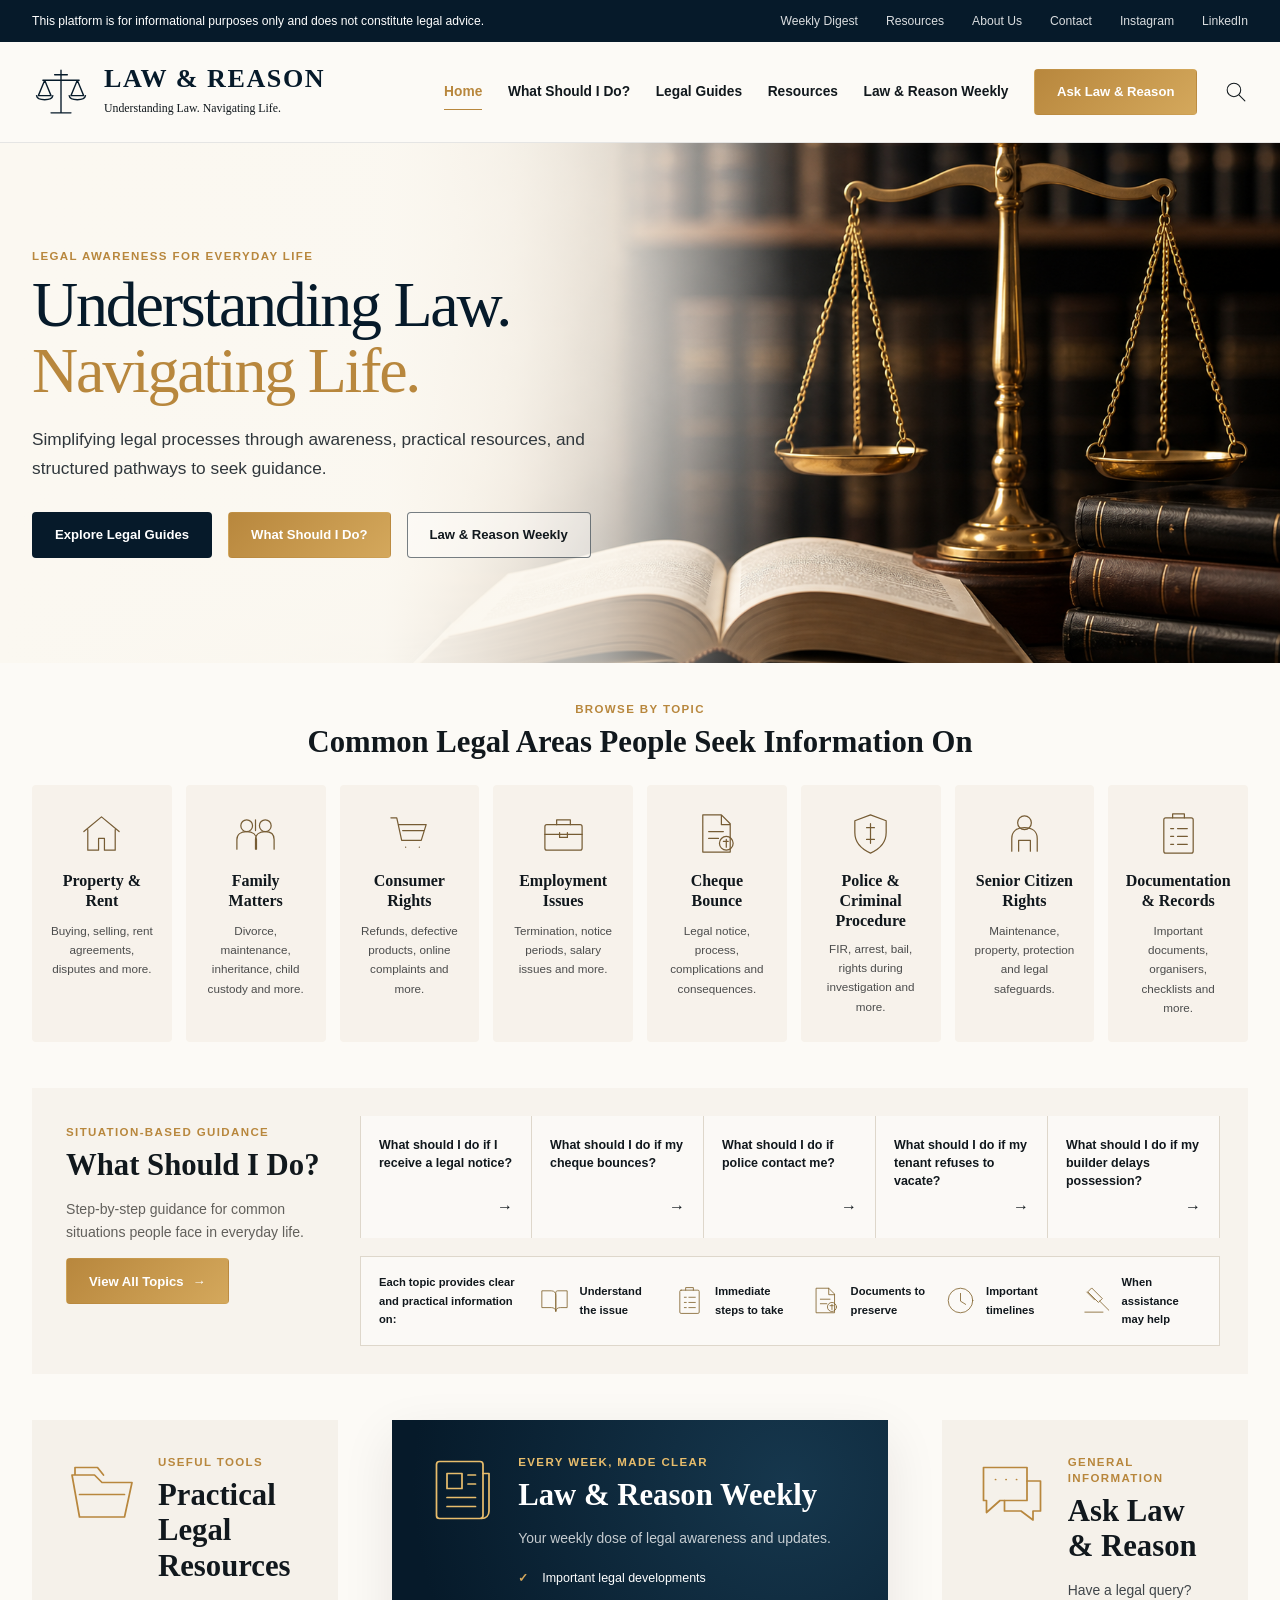
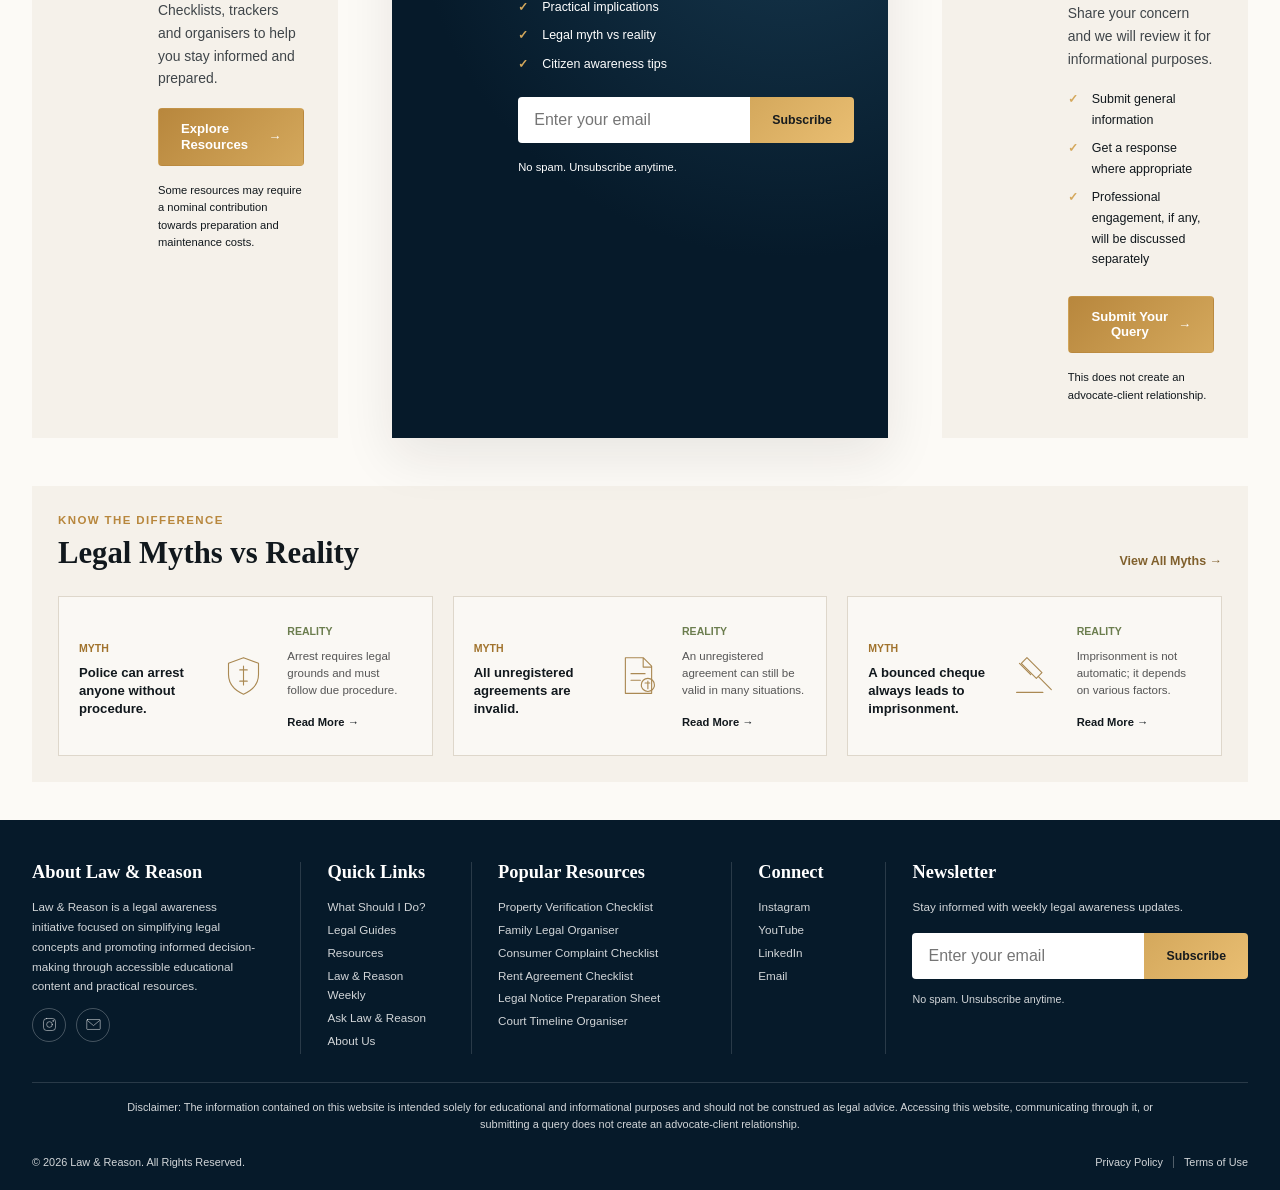
<file: index.html>
<!doctype html>
<html lang="en">
  <head>
    <meta charset="UTF-8" />
    <meta name="viewport" content="width=device-width, initial-scale=1.0" />
    <meta
      name="description"
      content="Law & Reason simplifies legal awareness with practical guides, resources and structured next steps."
    />
    <title>Law & Reason | Understanding Law. Navigating Life.</title>
    <link rel="stylesheet" href="styles.css" />
    <script defer src="script.js"></script>
  </head>
  <body>
    <svg class="svg-sprite" aria-hidden="true">
      <symbol id="icon-scales" viewBox="0 0 64 64">
        <path d="M32 8v46M21 55h22M25 13h14M12 19h40M14 19 7 36h14L14 19Zm36 0-7 17h14L50 19ZM5 36c1 6 17 6 18 0M41 36c1 6 17 6 18 0" />
      </symbol>
      <symbol id="icon-home" viewBox="0 0 48 48">
        <path d="M6 22 24 7l18 15M10 20v21h11V29h6v12h11V20" />
      </symbol>
      <symbol id="icon-users" viewBox="0 0 48 48">
        <circle cx="15" cy="16" r="6" /><circle cx="34" cy="16" r="6" />
        <path d="M5 40V30c0-5 4-8 10-8s10 3 10 8v10M24 40V30c0-5 4-8 10-8s9 3 9 8v10M24 10v11" />
      </symbol>
      <symbol id="icon-cart" viewBox="0 0 48 48">
        <path d="M5 8h6l5 23h20l5-16H13M17 21h22M20 38h.1M34 38h.1" />
      </symbol>
      <symbol id="icon-briefcase" viewBox="0 0 48 48">
        <rect x="5" y="15" width="38" height="26" rx="2" />
        <path d="M17 15v-5h14v5M5 25h38M20 23v5h8v-5" />
      </symbol>
      <symbol id="icon-document" viewBox="0 0 48 48">
        <path d="M10 5h19l9 9v29H10zM29 5v10h9M16 22h15M16 29h10" />
        <circle cx="34" cy="34" r="7" /><path d="M34 30v8M31 32h5" />
      </symbol>
      <symbol id="icon-shield" viewBox="0 0 48 48">
        <path d="M24 5 40 11v12c0 10-7 17-16 21C15 40 8 33 8 23V11zM24 14v20M20 18h8M20 30h8" />
      </symbol>
      <symbol id="icon-person" viewBox="0 0 48 48">
        <circle cx="24" cy="13" r="7" /><path d="M11 42V29c0-7 5-11 13-11s13 4 13 11v13M18 42V31h12v11" />
      </symbol>
      <symbol id="icon-clipboard" viewBox="0 0 48 48">
        <rect x="9" y="8" width="30" height="36" rx="2" />
        <path d="M18 8V4h12v4M16 19h3M23 19h10M16 27h3M23 27h10M16 35h3M23 35h10" />
      </symbol>
      <symbol id="icon-folder" viewBox="0 0 48 48">
        <path d="M4 14h15l5 5h20l-5 23H9zM6 14V9h15l4 5M9 27h30" />
      </symbol>
      <symbol id="icon-news" viewBox="0 0 48 48">
        <rect x="7" y="5" width="31" height="38" rx="2" />
        <path d="M14 13h10v10H14zM28 14h5M28 20h5M14 29h19M14 35h19M38 13h4v25c0 3-2 5-5 5" />
      </symbol>
      <symbol id="icon-chat" viewBox="0 0 48 48">
        <path d="M5 9h29v22H16L7 39v-8H5zM20 17h.1M27 17h.1M13 17h.1" />
        <path d="M34 18h9v20h-5v6l-8-6H19v-7" />
      </symbol>
      <symbol id="icon-search" viewBox="0 0 48 48">
        <circle cx="21" cy="21" r="13" /><path d="m31 31 11 11" />
      </symbol>
      <symbol id="icon-mail" viewBox="0 0 48 48">
        <rect x="5" y="10" width="38" height="28" rx="2" /><path d="m7 13 17 14 17-14" />
      </symbol>
      <symbol id="icon-book" viewBox="0 0 48 48">
        <path d="M5 9h14c5 0 7 3 7 7v25c0-4-3-6-7-6H5zM43 9H29c-2 0-3 1-3 3v29c0-4 3-6 7-6h10z" />
      </symbol>
      <symbol id="icon-clock" viewBox="0 0 48 48">
        <circle cx="24" cy="24" r="19" /><path d="M24 13v12l8 5" />
      </symbol>
      <symbol id="icon-gavel" viewBox="0 0 48 48">
        <path d="m9 11 12 12M17 5l16 16-6 6L11 11zM29 25 43 39M6 42h28" />
      </symbol>
      <symbol id="icon-instagram" viewBox="0 0 48 48">
        <rect x="7" y="7" width="34" height="34" rx="9" /><circle cx="24" cy="24" r="8" /><circle cx="34" cy="14" r="1" />
      </symbol>
      <symbol id="icon-menu" viewBox="0 0 48 48">
        <path d="M7 13h34M7 24h34M7 35h34" />
      </symbol>
      <symbol id="icon-close" viewBox="0 0 48 48">
        <path d="M10 10l28 28M38 10 10 38" />
      </symbol>
    </svg>

    <div class="announcement">
      <div class="container announcement-inner">
        <p>This platform is for informational purposes only and does not constitute legal advice.</p>
        <nav aria-label="Utility navigation">
          <a href="#weekly">Weekly Digest</a>
          <a href="#resources">Resources</a>
          <a href="#about">About Us</a>
          <a href="#contact">Contact</a>
          <a href="#" aria-label="Instagram">Instagram</a>
          <a href="#" aria-label="LinkedIn">LinkedIn</a>
        </nav>
      </div>
    </div>

    <header class="site-header">
      <div class="container header-inner">
        <a class="brand" href="#top" aria-label="Law and Reason home">
          <svg aria-hidden="true"><use href="#icon-scales"></use></svg>
          <span>
            <strong>LAW &amp; REASON</strong>
            <small>Understanding Law. Navigating Life.</small>
          </span>
        </a>

        <button class="menu-toggle" type="button" aria-expanded="false" aria-controls="primary-nav">
          <svg aria-hidden="true"><use href="#icon-menu"></use></svg>
          <span class="sr-only">Open menu</span>
        </button>

        <nav class="primary-nav" id="primary-nav" aria-label="Primary navigation">
          <a class="active" href="#top">Home</a>
          <a href="#guidance">What Should I Do?</a>
          <a href="#legal-areas">Legal Guides</a>
          <a href="#resources">Resources</a>
          <a href="#weekly">Law &amp; Reason Weekly</a>
          <button class="button button-gold js-open-query" type="button">Ask Law &amp; Reason</button>
          <button class="search-button" type="button" aria-label="Search">
            <svg aria-hidden="true"><use href="#icon-search"></use></svg>
          </button>
        </nav>
      </div>
    </header>

    <main id="top">
      <section class="hero">
        <div class="container hero-content">
          <p class="eyebrow">Legal awareness for everyday life</p>
          <h1>Understanding Law.<br /><span>Navigating Life.</span></h1>
          <p class="hero-copy">
            Simplifying legal processes through awareness, practical resources, and structured
            pathways to seek guidance.
          </p>
          <div class="hero-actions">
            <a class="button button-navy" href="#legal-areas">Explore Legal Guides</a>
            <a class="button button-gold" href="#guidance">What Should I Do?</a>
            <a class="button button-outline" href="#weekly">Law &amp; Reason Weekly</a>
          </div>
        </div>
      </section>

      <section class="legal-areas section" id="legal-areas">
        <div class="container">
          <div class="section-heading centered">
            <p class="eyebrow">Browse by topic</p>
            <h2>Common Legal Areas People Seek Information On</h2>
          </div>
          <div class="area-grid">
            <a class="area-card" href="#">
              <svg><use href="#icon-home"></use></svg>
              <h3>Property &amp; Rent</h3>
              <p>Buying, selling, rent agreements, disputes and more.</p>
            </a>
            <a class="area-card" href="#">
              <svg><use href="#icon-users"></use></svg>
              <h3>Family Matters</h3>
              <p>Divorce, maintenance, inheritance, child custody and more.</p>
            </a>
            <a class="area-card" href="#">
              <svg><use href="#icon-cart"></use></svg>
              <h3>Consumer Rights</h3>
              <p>Refunds, defective products, online complaints and more.</p>
            </a>
            <a class="area-card" href="#">
              <svg><use href="#icon-briefcase"></use></svg>
              <h3>Employment Issues</h3>
              <p>Termination, notice periods, salary issues and more.</p>
            </a>
            <a class="area-card" href="#">
              <svg><use href="#icon-document"></use></svg>
              <h3>Cheque Bounce</h3>
              <p>Legal notice, process, complications and consequences.</p>
            </a>
            <a class="area-card" href="#">
              <svg><use href="#icon-shield"></use></svg>
              <h3>Police &amp; Criminal Procedure</h3>
              <p>FIR, arrest, bail, rights during investigation and more.</p>
            </a>
            <a class="area-card" href="#">
              <svg><use href="#icon-person"></use></svg>
              <h3>Senior Citizen Rights</h3>
              <p>Maintenance, property, protection and legal safeguards.</p>
            </a>
            <a class="area-card" href="#">
              <svg><use href="#icon-clipboard"></use></svg>
              <h3>Documentation &amp; Records</h3>
              <p>Important documents, organisers, checklists and more.</p>
            </a>
          </div>
        </div>
      </section>

      <section class="guidance section" id="guidance">
        <div class="container guidance-panel">
          <div class="guidance-intro">
            <p class="eyebrow">Situation-based guidance</p>
            <h2>What Should I Do?</h2>
            <p>Step-by-step guidance for common situations people face in everyday life.</p>
            <a class="button button-gold" href="#">View All Topics <span>&rarr;</span></a>
          </div>
          <div class="scenario-wrap">
            <div class="scenario-grid">
              <a class="scenario-card" href="#">
                <span>What should I do if I receive a legal notice?</span><b>&rarr;</b>
              </a>
              <a class="scenario-card" href="#">
                <span>What should I do if my cheque bounces?</span><b>&rarr;</b>
              </a>
              <a class="scenario-card" href="#">
                <span>What should I do if police contact me?</span><b>&rarr;</b>
              </a>
              <a class="scenario-card" href="#">
                <span>What should I do if my tenant refuses to vacate?</span><b>&rarr;</b>
              </a>
              <a class="scenario-card" href="#">
                <span>What should I do if my builder delays possession?</span><b>&rarr;</b>
              </a>
            </div>
            <div class="topic-features">
              <strong>Each topic provides clear and practical information on:</strong>
              <span><svg><use href="#icon-book"></use></svg>Understand the issue</span>
              <span><svg><use href="#icon-clipboard"></use></svg>Immediate steps to take</span>
              <span><svg><use href="#icon-document"></use></svg>Documents to preserve</span>
              <span><svg><use href="#icon-clock"></use></svg>Important timelines</span>
              <span><svg><use href="#icon-gavel"></use></svg>When assistance may help</span>
            </div>
          </div>
        </div>
      </section>

      <section class="feature-cards section" id="resources">
        <div class="container feature-grid">
          <article class="feature-card resources-card">
            <svg class="feature-icon"><use href="#icon-folder"></use></svg>
            <div>
              <p class="eyebrow">Useful tools</p>
              <h2>Practical Legal Resources</h2>
              <p>Checklists, trackers and organisers to help you stay informed and prepared.</p>
              <a class="button button-gold" href="#">Explore Resources <span>&rarr;</span></a>
              <small>Some resources may require a nominal contribution towards preparation and maintenance costs.</small>
            </div>
          </article>

          <article class="feature-card weekly-card" id="weekly">
            <svg class="feature-icon"><use href="#icon-news"></use></svg>
            <div>
              <p class="eyebrow">Every week, made clear</p>
              <h2>Law &amp; Reason Weekly</h2>
              <p>Your weekly dose of legal awareness and updates.</p>
              <ul class="check-list">
                <li>Important legal developments</li>
                <li>Practical implications</li>
                <li>Legal myth vs reality</li>
                <li>Citizen awareness tips</li>
              </ul>
              <form class="newsletter-form js-newsletter">
                <label class="sr-only" for="weekly-email">Email address</label>
                <input id="weekly-email" type="email" placeholder="Enter your email" required />
                <button type="submit">Subscribe</button>
              </form>
              <small class="form-note">No spam. Unsubscribe anytime.</small>
            </div>
          </article>

          <article class="feature-card query-card">
            <svg class="feature-icon"><use href="#icon-chat"></use></svg>
            <div>
              <p class="eyebrow">General information</p>
              <h2>Ask Law &amp; Reason</h2>
              <p>Have a legal query? Share your concern and we will review it for informational purposes.</p>
              <ul class="check-list">
                <li>Submit general information</li>
                <li>Get a response where appropriate</li>
                <li>Professional engagement, if any, will be discussed separately</li>
              </ul>
              <button class="button button-gold js-open-query" type="button">Submit Your Query <span>&rarr;</span></button>
              <small>This does not create an advocate-client relationship.</small>
            </div>
          </article>
        </div>
      </section>

      <section class="myths section">
        <div class="container myths-panel">
          <div class="section-heading split-heading">
            <div>
              <p class="eyebrow">Know the difference</p>
              <h2>Legal Myths vs Reality</h2>
            </div>
            <a href="#">View All Myths <span>&rarr;</span></a>
          </div>
          <div class="myths-grid">
            <article class="myth-card">
              <div>
                <span class="label">Myth</span>
                <h3>Police can arrest anyone without procedure.</h3>
              </div>
              <svg><use href="#icon-shield"></use></svg>
              <div>
                <span class="label reality">Reality</span>
                <p>Arrest requires legal grounds and must follow due procedure.</p>
                <a href="#">Read More <span>&rarr;</span></a>
              </div>
            </article>
            <article class="myth-card">
              <div>
                <span class="label">Myth</span>
                <h3>All unregistered agreements are invalid.</h3>
              </div>
              <svg><use href="#icon-document"></use></svg>
              <div>
                <span class="label reality">Reality</span>
                <p>An unregistered agreement can still be valid in many situations.</p>
                <a href="#">Read More <span>&rarr;</span></a>
              </div>
            </article>
            <article class="myth-card">
              <div>
                <span class="label">Myth</span>
                <h3>A bounced cheque always leads to imprisonment.</h3>
              </div>
              <svg><use href="#icon-gavel"></use></svg>
              <div>
                <span class="label reality">Reality</span>
                <p>Imprisonment is not automatic; it depends on various factors.</p>
                <a href="#">Read More <span>&rarr;</span></a>
              </div>
            </article>
          </div>
        </div>
      </section>
    </main>

    <footer class="site-footer" id="about">
      <div class="container footer-grid">
        <div class="footer-about">
          <h2>About Law &amp; Reason</h2>
          <p>
            Law &amp; Reason is a legal awareness initiative focused on simplifying legal concepts
            and promoting informed decision-making through accessible educational content and practical resources.
          </p>
          <div class="social-links">
            <a href="#" aria-label="Instagram"><svg><use href="#icon-instagram"></use></svg></a>
            <a href="#" aria-label="Email"><svg><use href="#icon-mail"></use></svg></a>
          </div>
        </div>
        <div>
          <h2>Quick Links</h2>
          <a href="#guidance">What Should I Do?</a>
          <a href="#legal-areas">Legal Guides</a>
          <a href="#resources">Resources</a>
          <a href="#weekly">Law &amp; Reason Weekly</a>
          <button class="footer-link js-open-query" type="button">Ask Law &amp; Reason</button>
          <a href="#about">About Us</a>
        </div>
        <div>
          <h2>Popular Resources</h2>
          <a href="#">Property Verification Checklist</a>
          <a href="#">Family Legal Organiser</a>
          <a href="#">Consumer Complaint Checklist</a>
          <a href="#">Rent Agreement Checklist</a>
          <a href="#">Legal Notice Preparation Sheet</a>
          <a href="#">Court Timeline Organiser</a>
        </div>
        <div id="contact">
          <h2>Connect</h2>
          <a href="#">Instagram</a>
          <a href="#">YouTube</a>
          <a href="#">LinkedIn</a>
          <a href="mailto:hello@lawandreason.in">Email</a>
        </div>
        <div>
          <h2>Newsletter</h2>
          <p>Stay informed with weekly legal awareness updates.</p>
          <form class="newsletter-form js-newsletter">
            <label class="sr-only" for="footer-email">Email address</label>
            <input id="footer-email" type="email" placeholder="Enter your email" required />
            <button type="submit">Subscribe</button>
          </form>
          <small class="form-note">No spam. Unsubscribe anytime.</small>
        </div>
      </div>
      <div class="container footer-legal">
        <p>
          Disclaimer: The information contained on this website is intended solely for educational
          and informational purposes and should not be construed as legal advice. Accessing this website,
          communicating through it, or submitting a query does not create an advocate-client relationship.
        </p>
        <div class="footer-bottom">
          <span>&copy; 2026 Law &amp; Reason. All Rights Reserved.</span>
          <span><a href="#">Privacy Policy</a><i></i><a href="#">Terms of Use</a></span>
        </div>
      </div>
    </footer>

    <dialog class="query-modal" id="query-modal">
      <button class="modal-close" type="button" aria-label="Close">
        <svg><use href="#icon-close"></use></svg>
      </button>
      <p class="eyebrow">Informational guidance</p>
      <h2>Ask Law &amp; Reason</h2>
      <p>Tell us a little about your concern. Please do not include confidential or highly sensitive information.</p>
      <form id="query-form">
        <label>
          Name
          <input name="name" type="text" placeholder="Your name" required />
        </label>
        <label>
          Email
          <input name="email" type="email" placeholder="you@example.com" required />
        </label>
        <label>
          Legal area
          <select name="area" required>
            <option value="">Select a topic</option>
            <option>Property &amp; Rent</option>
            <option>Family Matters</option>
            <option>Consumer Rights</option>
            <option>Employment Issues</option>
            <option>Other</option>
          </select>
        </label>
        <label>
          Your query
          <textarea name="query" rows="5" placeholder="Briefly describe your concern" required></textarea>
        </label>
        <button class="button button-gold" type="submit">Submit Query</button>
        <p class="modal-status" role="status"></p>
      </form>
    </dialog>

    <div class="toast" role="status" aria-live="polite"></div>
  </body>
</html>
</file>
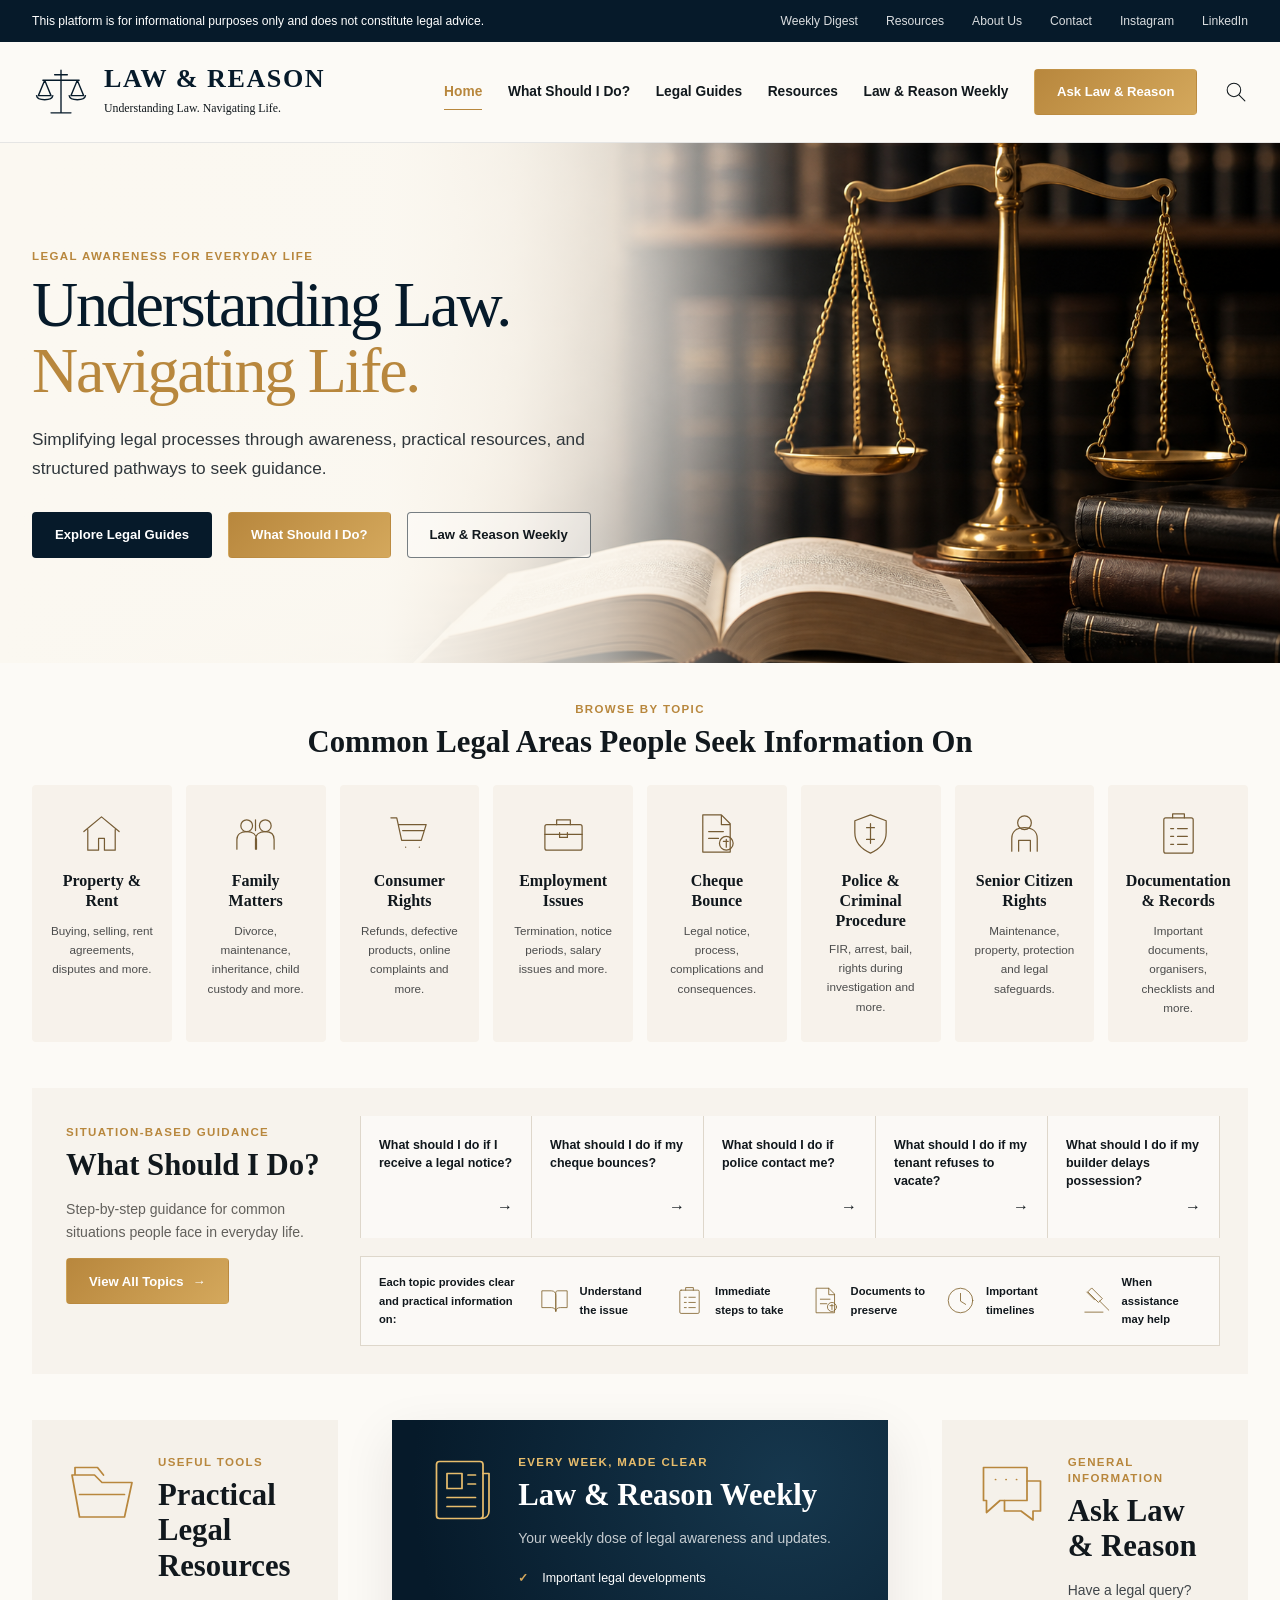
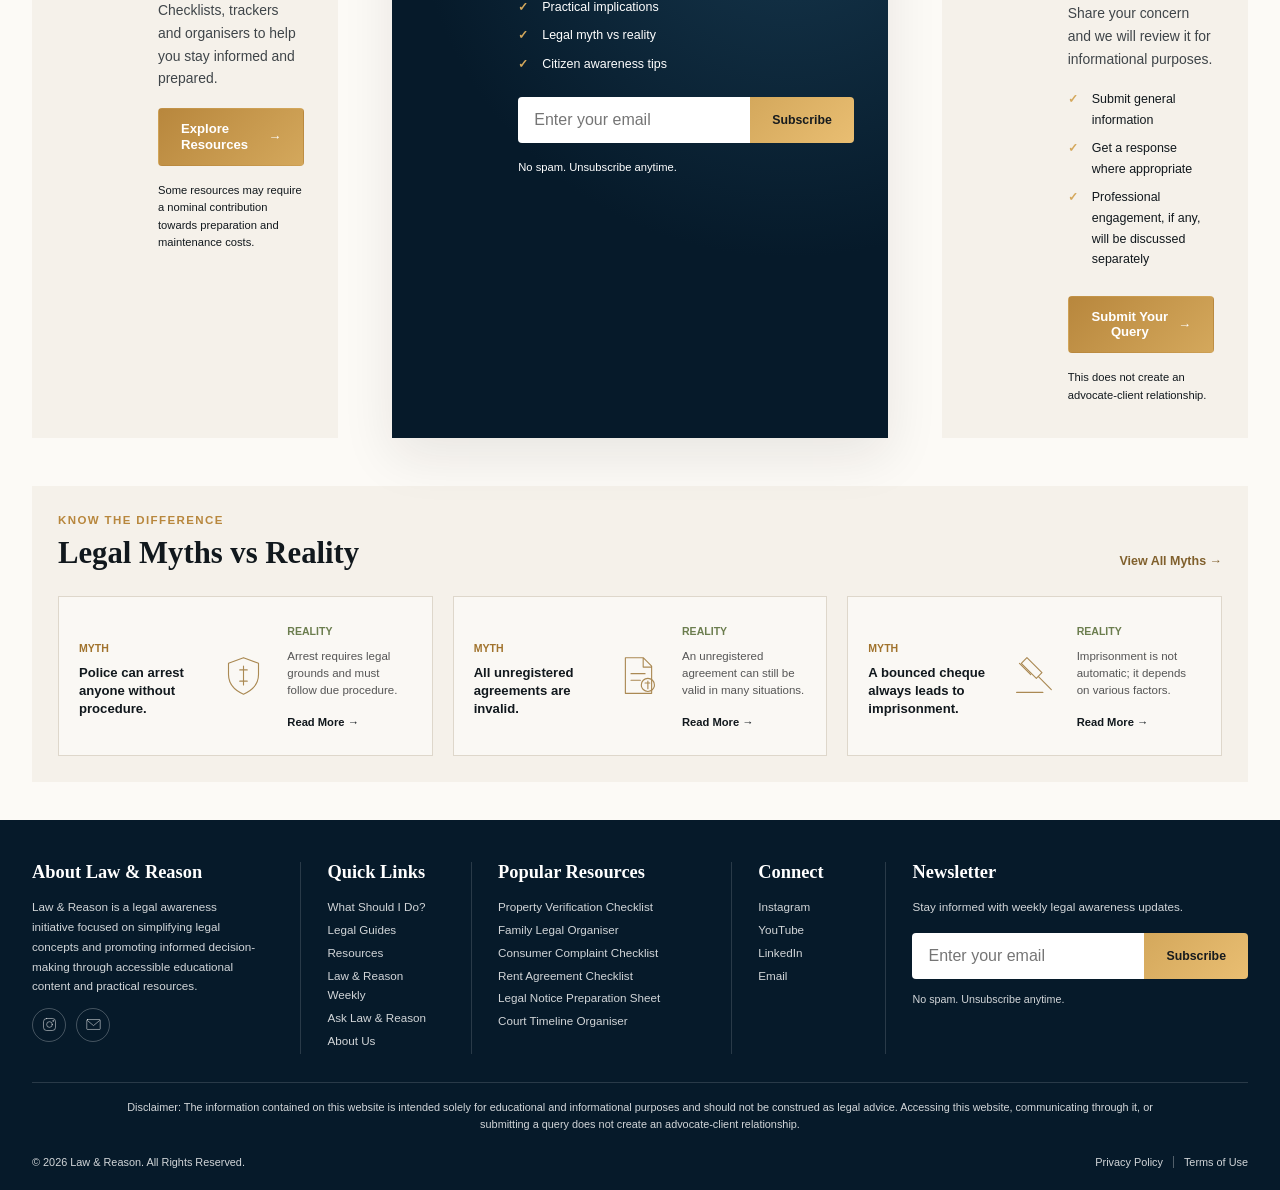
<file: docs/index.html>
<!doctype html>
<html lang="en">
  <head>
    <meta charset="UTF-8" />
    <meta name="viewport" content="width=device-width, initial-scale=1.0" />
    <meta
      name="description"
      content="Law & Reason simplifies legal awareness with practical guides, resources and structured next steps."
    />
    <title>Law & Reason | Understanding Law. Navigating Life.</title>
    <meta property="og:title" content="Law & Reason | Understanding Law. Navigating Life.">
    <meta property="og:type" content="website">
    <meta property="og:url" content="https://lawandreason.com">
    <meta property="og:image" content="assets/law-reason-hero.png">
    <meta property="og:description" content="Simplifying legal processes through awareness, practical resources, and structured pathways to seek guidance.">
    <link rel="icon" type="image/svg+xml" href="assets/favicon.svg">
    <link rel="stylesheet" href="styles.css" />
    <script defer src="script.js"></script>
  </head>
  <body>
    <svg class="svg-sprite" aria-hidden="true">
      <symbol id="icon-scales" viewBox="0 0 64 64">
        <path d="M32 8v46M21 55h22M25 13h14M12 19h40M14 19 7 36h14L14 19Zm36 0-7 17h14L50 19ZM5 36c1 6 17 6 18 0M41 36c1 6 17 6 18 0" />
      </symbol>
      <symbol id="icon-home" viewBox="0 0 48 48">
        <path d="M6 22 24 7l18 15M10 20v21h11V29h6v12h11V20" />
      </symbol>
      <symbol id="icon-users" viewBox="0 0 48 48">
        <circle cx="15" cy="16" r="6" /><circle cx="34" cy="16" r="6" />
        <path d="M5 40V30c0-5 4-8 10-8s10 3 10 8v10M24 40V30c0-5 4-8 10-8s9 3 9 8v10M24 10v11" />
      </symbol>
      <symbol id="icon-cart" viewBox="0 0 48 48">
        <path d="M5 8h6l5 23h20l5-16H13M17 21h22M20 38h.1M34 38h.1" />
      </symbol>
      <symbol id="icon-briefcase" viewBox="0 0 48 48">
        <rect x="5" y="15" width="38" height="26" rx="2" />
        <path d="M17 15v-5h14v5M5 25h38M20 23v5h8v-5" />
      </symbol>
      <symbol id="icon-document" viewBox="0 0 48 48">
        <path d="M10 5h19l9 9v29H10zM29 5v10h9M16 22h15M16 29h10" />
        <circle cx="34" cy="34" r="7" /><path d="M34 30v8M31 32h5" />
      </symbol>
      <symbol id="icon-shield" viewBox="0 0 48 48">
        <path d="M24 5 40 11v12c0 10-7 17-16 21C15 40 8 33 8 23V11zM24 14v20M20 18h8M20 30h8" />
      </symbol>
      <symbol id="icon-person" viewBox="0 0 48 48">
        <circle cx="24" cy="13" r="7" /><path d="M11 42V29c0-7 5-11 13-11s13 4 13 11v13M18 42V31h12v11" />
      </symbol>
      <symbol id="icon-clipboard" viewBox="0 0 48 48">
        <rect x="9" y="8" width="30" height="36" rx="2" />
        <path d="M18 8V4h12v4M16 19h3M23 19h10M16 27h3M23 27h10M16 35h3M23 35h10" />
      </symbol>
      <symbol id="icon-folder" viewBox="0 0 48 48">
        <path d="M4 14h15l5 5h20l-5 23H9zM6 14V9h15l4 5M9 27h30" />
      </symbol>
      <symbol id="icon-news" viewBox="0 0 48 48">
        <rect x="7" y="5" width="31" height="38" rx="2" />
        <path d="M14 13h10v10H14zM28 14h5M28 20h5M14 29h19M14 35h19M38 13h4v25c0 3-2 5-5 5" />
      </symbol>
      <symbol id="icon-chat" viewBox="0 0 48 48">
        <path d="M5 9h29v22H16L7 39v-8H5zM20 17h.1M27 17h.1M13 17h.1" />
        <path d="M34 18h9v20h-5v6l-8-6H19v-7" />
      </symbol>
      <symbol id="icon-search" viewBox="0 0 48 48">
        <circle cx="21" cy="21" r="13" /><path d="m31 31 11 11" />
      </symbol>
      <symbol id="icon-mail" viewBox="0 0 48 48">
        <rect x="5" y="10" width="38" height="28" rx="2" /><path d="m7 13 17 14 17-14" />
      </symbol>
      <symbol id="icon-book" viewBox="0 0 48 48">
        <path d="M5 9h14c5 0 7 3 7 7v25c0-4-3-6-7-6H5zM43 9H29c-2 0-3 1-3 3v29c0-4 3-6 7-6h10z" />
      </symbol>
      <symbol id="icon-clock" viewBox="0 0 48 48">
        <circle cx="24" cy="24" r="19" /><path d="M24 13v12l8 5" />
      </symbol>
      <symbol id="icon-gavel" viewBox="0 0 48 48">
        <path d="m9 11 12 12M17 5l16 16-6 6L11 11zM29 25 43 39M6 42h28" />
      </symbol>
      <symbol id="icon-instagram" viewBox="0 0 48 48">
        <rect x="7" y="7" width="34" height="34" rx="9" /><circle cx="24" cy="24" r="8" /><circle cx="34" cy="14" r="1" />
      </symbol>
      <symbol id="icon-menu" viewBox="0 0 48 48">
        <path d="M7 13h34M7 24h34M7 35h34" />
      </symbol>
      <symbol id="icon-close" viewBox="0 0 48 48">
        <path d="M10 10l28 28M38 10 10 38" />
      </symbol>
    </svg>

    <div class="announcement">
      <div class="container announcement-inner">
        <p>This platform is for informational purposes only and does not constitute legal advice.</p>
        <nav aria-label="Utility navigation">
          <a href="#weekly">Weekly Digest</a>
          <a href="#resources">Resources</a>
          <a href="#about">About Us</a>
          <a href="#contact">Contact</a>
          <a href="#" aria-label="Instagram">Instagram</a>
          <a href="#" aria-label="LinkedIn">LinkedIn</a>
        </nav>
      </div>
    </div>

    <header class="site-header">
      <div class="container header-inner">
        <a class="brand" href="#top" aria-label="Law and Reason home">
          <svg aria-hidden="true"><use href="#icon-scales"></use></svg>
          <span>
            <strong>LAW &amp; REASON</strong>
            <small>Understanding Law. Navigating Life.</small>
          </span>
        </a>

        <button class="menu-toggle" type="button" aria-expanded="false" aria-controls="primary-nav">
          <svg aria-hidden="true"><use href="#icon-menu"></use></svg>
          <span class="sr-only">Open menu</span>
        </button>

        <nav class="primary-nav" id="primary-nav" aria-label="Primary navigation">
          <a class="active" href="#top">Home</a>
          <a href="#guidance">What Should I Do?</a>
          <a href="#legal-areas">Legal Guides</a>
          <a href="#resources">Resources</a>
          <a href="#weekly">Law &amp; Reason Weekly</a>
          <button class="button button-gold js-open-query" type="button">Ask Law &amp; Reason</button>
          <button class="search-button" type="button" aria-label="Search">
            <svg aria-hidden="true"><use href="#icon-search"></use></svg>
          </button>
        </nav>
      </div>
    </header>

    <main id="top">
      <section class="hero">
        <div class="container hero-content">
          <p class="eyebrow">Legal awareness for everyday life</p>
          <h1>Understanding Law.<br /><span>Navigating Life.</span></h1>
          <p class="hero-copy">
            Simplifying legal processes through awareness, practical resources, and structured
            pathways to seek guidance.
          </p>
          <div class="hero-actions">
            <a class="button button-navy" href="#legal-areas">Explore Legal Guides</a>
            <a class="button button-gold" href="#guidance">What Should I Do?</a>
            <a class="button button-outline" href="#weekly">Law &amp; Reason Weekly</a>
          </div>
        </div>
      </section>

      <section class="legal-areas section" id="legal-areas">
        <div class="container">
          <div class="section-heading centered">
            <p class="eyebrow">Browse by topic</p>
            <h2>Common Legal Areas People Seek Information On</h2>
          </div>
          <div class="area-grid">
            <a class="area-card" href="#">
              <svg><use href="#icon-home"></use></svg>
              <h3>Property &amp; Rent</h3>
              <p>Buying, selling, rent agreements, disputes and more.</p>
            </a>
            <a class="area-card" href="#">
              <svg><use href="#icon-users"></use></svg>
              <h3>Family Matters</h3>
              <p>Divorce, maintenance, inheritance, child custody and more.</p>
            </a>
            <a class="area-card" href="#">
              <svg><use href="#icon-cart"></use></svg>
              <h3>Consumer Rights</h3>
              <p>Refunds, defective products, online complaints and more.</p>
            </a>
            <a class="area-card" href="#">
              <svg><use href="#icon-briefcase"></use></svg>
              <h3>Employment Issues</h3>
              <p>Termination, notice periods, salary issues and more.</p>
            </a>
            <a class="area-card" href="#">
              <svg><use href="#icon-document"></use></svg>
              <h3>Cheque Bounce</h3>
              <p>Legal notice, process, complications and consequences.</p>
            </a>
            <a class="area-card" href="#">
              <svg><use href="#icon-shield"></use></svg>
              <h3>Police &amp; Criminal Procedure</h3>
              <p>FIR, arrest, bail, rights during investigation and more.</p>
            </a>
            <a class="area-card" href="#">
              <svg><use href="#icon-person"></use></svg>
              <h3>Senior Citizen Rights</h3>
              <p>Maintenance, property, protection and legal safeguards.</p>
            </a>
            <a class="area-card" href="#">
              <svg><use href="#icon-clipboard"></use></svg>
              <h3>Documentation &amp; Records</h3>
              <p>Important documents, organisers, checklists and more.</p>
            </a>
          </div>
        </div>
      </section>

      <section class="guidance section" id="guidance">
        <div class="container guidance-panel">
          <div class="guidance-intro">
            <p class="eyebrow">Situation-based guidance</p>
            <h2>What Should I Do?</h2>
            <p>Step-by-step guidance for common situations people face in everyday life.</p>
            <a class="button button-gold" href="#">View All Topics <span>&rarr;</span></a>
          </div>
          <div class="scenario-wrap">
            <div class="scenario-grid">
              <a class="scenario-card" href="#">
                <span>What should I do if I receive a legal notice?</span><b>&rarr;</b>
              </a>
              <a class="scenario-card" href="#">
                <span>What should I do if my cheque bounces?</span><b>&rarr;</b>
              </a>
              <a class="scenario-card" href="#">
                <span>What should I do if police contact me?</span><b>&rarr;</b>
              </a>
              <a class="scenario-card" href="#">
                <span>What should I do if my tenant refuses to vacate?</span><b>&rarr;</b>
              </a>
              <a class="scenario-card" href="#">
                <span>What should I do if my builder delays possession?</span><b>&rarr;</b>
              </a>
            </div>
            <div class="topic-features">
              <strong>Each topic provides clear and practical information on:</strong>
              <span><svg><use href="#icon-book"></use></svg>Understand the issue</span>
              <span><svg><use href="#icon-clipboard"></use></svg>Immediate steps to take</span>
              <span><svg><use href="#icon-document"></use></svg>Documents to preserve</span>
              <span><svg><use href="#icon-clock"></use></svg>Important timelines</span>
              <span><svg><use href="#icon-gavel"></use></svg>When assistance may help</span>
            </div>
          </div>
        </div>
      </section>

      <section class="feature-cards section" id="resources">
        <div class="container feature-grid">
          <article class="feature-card resources-card">
            <svg class="feature-icon"><use href="#icon-folder"></use></svg>
            <div>
              <p class="eyebrow">Useful tools</p>
              <h2>Practical Legal Resources</h2>
              <p>Checklists, trackers and organisers to help you stay informed and prepared.</p>
              <a class="button button-gold" href="#">Explore Resources <span>&rarr;</span></a>
              <small>Some resources may require a nominal contribution towards preparation and maintenance costs.</small>
            </div>
          </article>

          <article class="feature-card weekly-card" id="weekly">
            <svg class="feature-icon"><use href="#icon-news"></use></svg>
            <div>
              <p class="eyebrow">Every week, made clear</p>
              <h2>Law &amp; Reason Weekly</h2>
              <p>Your weekly dose of legal awareness and updates.</p>
              <ul class="check-list">
                <li>Important legal developments</li>
                <li>Practical implications</li>
                <li>Legal myth vs reality</li>
                <li>Citizen awareness tips</li>
              </ul>
              <form class="newsletter-form js-newsletter">
                <label class="sr-only" for="weekly-email">Email address</label>
                <input id="weekly-email" type="email" placeholder="Enter your email" required />
                <button type="submit">Subscribe</button>
              </form>
              <small class="form-note">No spam. Unsubscribe anytime.</small>
            </div>
          </article>

          <article class="feature-card query-card">
            <svg class="feature-icon"><use href="#icon-chat"></use></svg>
            <div>
              <p class="eyebrow">General information</p>
              <h2>Ask Law &amp; Reason</h2>
              <p>Have a legal query? Share your concern and we will review it for informational purposes.</p>
              <ul class="check-list">
                <li>Submit general information</li>
                <li>Get a response where appropriate</li>
                <li>Professional engagement, if any, will be discussed separately</li>
              </ul>
              <button class="button button-gold js-open-query" type="button">Submit Your Query <span>&rarr;</span></button>
              <small>This does not create an advocate-client relationship.</small>
            </div>
          </article>
        </div>
      </section>

      <section class="myths section">
        <div class="container myths-panel">
          <div class="section-heading split-heading">
            <div>
              <p class="eyebrow">Know the difference</p>
              <h2>Legal Myths vs Reality</h2>
            </div>
            <a href="#">View All Myths <span>&rarr;</span></a>
          </div>
          <div class="myths-grid">
            <article class="myth-card">
              <div>
                <span class="label">Myth</span>
                <h3>Police can arrest anyone without procedure.</h3>
              </div>
              <svg><use href="#icon-shield"></use></svg>
              <div>
                <span class="label reality">Reality</span>
                <p>Arrest requires legal grounds and must follow due procedure.</p>
                <a href="#">Read More <span>&rarr;</span></a>
              </div>
            </article>
            <article class="myth-card">
              <div>
                <span class="label">Myth</span>
                <h3>All unregistered agreements are invalid.</h3>
              </div>
              <svg><use href="#icon-document"></use></svg>
              <div>
                <span class="label reality">Reality</span>
                <p>An unregistered agreement can still be valid in many situations.</p>
                <a href="#">Read More <span>&rarr;</span></a>
              </div>
            </article>
            <article class="myth-card">
              <div>
                <span class="label">Myth</span>
                <h3>A bounced cheque always leads to imprisonment.</h3>
              </div>
              <svg><use href="#icon-gavel"></use></svg>
              <div>
                <span class="label reality">Reality</span>
                <p>Imprisonment is not automatic; it depends on various factors.</p>
                <a href="#">Read More <span>&rarr;</span></a>
              </div>
            </article>
          </div>
        </div>
      </section>
    </main>

    <footer class="site-footer" id="about">
      <div class="container footer-grid">
        <div class="footer-about">
          <h2>About Law &amp; Reason</h2>
          <p>
            Law &amp; Reason is a legal awareness initiative focused on simplifying legal concepts
            and promoting informed decision-making through accessible educational content and practical resources.
          </p>
          <div class="social-links">
            <a href="#" aria-label="Instagram"><svg><use href="#icon-instagram"></use></svg></a>
            <a href="#" aria-label="Email"><svg><use href="#icon-mail"></use></svg></a>
          </div>
        </div>
        <div>
          <h2>Quick Links</h2>
          <a href="#guidance">What Should I Do?</a>
          <a href="#legal-areas">Legal Guides</a>
          <a href="#resources">Resources</a>
          <a href="#weekly">Law &amp; Reason Weekly</a>
          <button class="footer-link js-open-query" type="button">Ask Law &amp; Reason</button>
          <a href="#about">About Us</a>
        </div>
        <div>
          <h2>Popular Resources</h2>
          <a href="#">Property Verification Checklist</a>
          <a href="#">Family Legal Organiser</a>
          <a href="#">Consumer Complaint Checklist</a>
          <a href="#">Rent Agreement Checklist</a>
          <a href="#">Legal Notice Preparation Sheet</a>
          <a href="#">Court Timeline Organiser</a>
        </div>
        <div id="contact">
          <h2>Connect</h2>
          <a href="#">Instagram</a>
          <a href="#">YouTube</a>
          <a href="#">LinkedIn</a>
          <a href="mailto:hello@lawandreason.in">Email</a>
        </div>
        <div>
          <h2>Newsletter</h2>
          <p>Stay informed with weekly legal awareness updates.</p>
          <form class="newsletter-form js-newsletter">
            <label class="sr-only" for="footer-email">Email address</label>
            <input id="footer-email" type="email" placeholder="Enter your email" required />
            <button type="submit">Subscribe</button>
          </form>
          <small class="form-note">No spam. Unsubscribe anytime.</small>
        </div>
      </div>
      <div class="container footer-legal">
        <p>
          Disclaimer: The information contained on this website is intended solely for educational
          and informational purposes and should not be construed as legal advice. Accessing this website,
          communicating through it, or submitting a query does not create an advocate-client relationship.
        </p>
        <div class="footer-bottom">
          <span>&copy; 2026 Law &amp; Reason. All Rights Reserved.</span>
          <span><a href="#">Privacy Policy</a><i></i><a href="#">Terms of Use</a></span>
        </div>
      </div>
    </footer>

    <dialog class="query-modal" id="query-modal">
      <button class="modal-close" type="button" aria-label="Close">
        <svg><use href="#icon-close"></use></svg>
      </button>
      <p class="eyebrow">Informational guidance</p>
      <h2>Ask Law &amp; Reason</h2>
      <p>Tell us a little about your concern. Please do not include confidential or highly sensitive information.</p>
      <form id="query-form">
        <label>
          Name
          <input name="name" type="text" placeholder="Your name" required />
        </label>
        <label>
          Email
          <input name="email" type="email" placeholder="you@example.com" required />
        </label>
        <label>
          Legal area
          <select name="area" required>
            <option value="">Select a topic</option>
            <option>Property &amp; Rent</option>
            <option>Family Matters</option>
            <option>Consumer Rights</option>
            <option>Employment Issues</option>
            <option>Other</option>
          </select>
        </label>
        <label>
          Your query
          <textarea name="query" rows="5" placeholder="Briefly describe your concern" required></textarea>
        </label>
        <button class="button button-gold" type="submit">Submit Query</button>
        <p class="modal-status" role="status"></p>
      </form>
    </dialog>

    <div class="toast" role="status" aria-live="polite"></div>
  </body>
</html>
</file>
<file: styles.css>
:root {
  --navy: #061a2a;
  --navy-2: #0b2639;
  --ink: #11181d;
  --gold: #b8873d;
  --gold-light: #d4a85c;
  --cream: #f8f4ed;
  --warm-white: #fcfaf6;
  --line: #ded7cb;
  --muted: #62605c;
  --white: #ffffff;
  --shadow: 0 18px 50px rgba(30, 24, 17, 0.09);
  --serif: Georgia, "Times New Roman", serif;
  --sans: "Segoe UI", Arial, sans-serif;
}

* {
  box-sizing: border-box;
}

html {
  overflow-x: clip;
  scroll-behavior: smooth;
}

body {
  margin: 0;
  overflow-x: clip;
  color: var(--ink);
  background: var(--warm-white);
  font-family: var(--sans);
  font-size: 16px;
  line-height: 1.65;
}

body.menu-open,
body.modal-open {
  overflow: hidden;
}

a {
  color: inherit;
  text-decoration: none;
}

button,
input,
select,
textarea {
  font: inherit;
}

button {
  color: inherit;
}

svg {
  fill: none;
  stroke: currentColor;
  stroke-linecap: round;
  stroke-linejoin: round;
  stroke-width: 1.7;
}

.svg-sprite {
  position: absolute;
  width: 0;
  height: 0;
  overflow: hidden;
}

.container {
  width: min(1400px, calc(100% - 64px));
  margin: 0 auto;
}

.section {
  padding: 38px 0;
}

.sr-only {
  position: absolute;
  width: 1px;
  height: 1px;
  padding: 0;
  margin: -1px;
  overflow: hidden;
  clip: rect(0, 0, 0, 0);
  white-space: nowrap;
  border: 0;
}

.eyebrow {
  margin: 0 0 8px;
  color: var(--gold);
  font-size: 0.72rem;
  font-weight: 700;
  letter-spacing: 0.12em;
  line-height: 1.4;
  text-transform: uppercase;
}

h1,
h2,
h3,
p {
  margin-top: 0;
}

h1,
h2,
h3 {
  font-family: var(--serif);
}

h2 {
  margin-bottom: 14px;
  font-size: clamp(1.55rem, 2.4vw, 2.15rem);
  line-height: 1.16;
}

.announcement {
  color: var(--white);
  background: var(--navy);
  font-size: 0.76rem;
}

.announcement-inner {
  min-height: 42px;
  display: flex;
  align-items: center;
  justify-content: space-between;
  gap: 28px;
}

.announcement p {
  margin: 0;
}

.announcement nav {
  display: flex;
  align-items: center;
  gap: 28px;
}

.announcement a {
  opacity: 0.85;
  transition: opacity 180ms ease;
}

.announcement a:hover {
  opacity: 1;
}

.site-header {
  position: sticky;
  z-index: 30;
  top: 0;
  border-bottom: 1px solid rgba(9, 29, 43, 0.09);
  background: rgba(252, 250, 246, 0.96);
  backdrop-filter: blur(14px);
}

.header-inner {
  min-height: 100px;
  display: flex;
  align-items: center;
  justify-content: space-between;
  gap: 32px;
}

.brand {
  display: flex;
  align-items: center;
  flex: 0 0 auto;
  gap: 14px;
}

.brand svg {
  width: 58px;
  height: 58px;
  color: var(--navy);
  stroke-width: 1.5;
}

.brand span {
  display: grid;
}

.brand strong {
  color: var(--navy);
  font-family: var(--serif);
  font-size: 1.63rem;
  letter-spacing: 0.06em;
  line-height: 1;
}

.brand small {
  margin-top: 7px;
  font-family: var(--serif);
  font-size: 0.74rem;
}

.primary-nav {
  display: flex;
  align-items: center;
  justify-content: flex-end;
  gap: clamp(16px, 2vw, 32px);
  font-size: 0.86rem;
  font-weight: 600;
}

.primary-nav > a {
  position: relative;
  padding: 12px 0;
  white-space: nowrap;
}

.primary-nav > a::after {
  position: absolute;
  right: 0;
  bottom: 5px;
  left: 0;
  height: 1px;
  content: "";
  background: var(--gold);
  transform: scaleX(0);
  transition: transform 180ms ease;
}

.primary-nav > a:hover::after,
.primary-nav > a.active::after {
  transform: scaleX(1);
}

.primary-nav > a.active {
  color: var(--gold);
}

.button {
  min-height: 46px;
  padding: 12px 22px;
  display: inline-flex;
  align-items: center;
  justify-content: center;
  gap: 9px;
  border: 1px solid transparent;
  border-radius: 4px;
  cursor: pointer;
  font-size: 0.82rem;
  font-weight: 700;
  line-height: 1.2;
  transition: transform 180ms ease, box-shadow 180ms ease, background 180ms ease;
}

.button:hover {
  box-shadow: 0 10px 24px rgba(14, 24, 30, 0.14);
  transform: translateY(-2px);
}

.button-navy {
  color: var(--white);
  background: var(--navy);
}

.button-gold {
  color: var(--white);
  background: linear-gradient(135deg, var(--gold), var(--gold-light));
}

.button-outline {
  border-color: rgba(8, 25, 37, 0.55);
  background: rgba(255, 255, 255, 0.38);
}

.search-button,
.menu-toggle {
  padding: 0;
  display: grid;
  border: 0;
  cursor: pointer;
  background: transparent;
  place-items: center;
}

.search-button svg {
  width: 25px;
  height: 25px;
  stroke-width: 2;
}

.menu-toggle {
  display: none;
}

.menu-toggle svg {
  width: 31px;
  height: 31px;
}

.hero {
  min-height: 520px;
  display: flex;
  align-items: center;
  background:
    linear-gradient(90deg, #fbf8f1 0%, rgba(251, 248, 241, 0.98) 30%, rgba(251, 248, 241, 0.65) 47%, rgba(251, 248, 241, 0) 62%),
    url("assets/law-reason-hero.png") 50% 54% / cover no-repeat;
}

.hero-content {
  padding-top: 66px;
  padding-bottom: 66px;
}

.hero h1 {
  max-width: 710px;
  margin-bottom: 22px;
  color: var(--navy);
  font-size: clamp(3rem, 5vw, 5rem);
  font-weight: 500;
  letter-spacing: -0.035em;
  line-height: 1.02;
}

.hero h1 span {
  color: var(--gold);
}

.hero-copy {
  max-width: 600px;
  margin-bottom: 28px;
  color: #30373c;
  font-size: 1.08rem;
  line-height: 1.7;
}

.hero-actions {
  display: flex;
  flex-wrap: wrap;
  gap: 16px;
}

.section-heading {
  margin-bottom: 24px;
}

.section-heading.centered {
  text-align: center;
}

.section-heading h2 {
  margin-bottom: 0;
}

.area-grid {
  display: grid;
  grid-template-columns: repeat(8, minmax(0, 1fr));
  gap: 14px;
}

.area-card {
  min-height: 220px;
  padding: 24px 16px;
  display: flex;
  align-items: center;
  flex-direction: column;
  border: 1px solid transparent;
  border-radius: 4px;
  background: #f7f2eb;
  text-align: center;
  transition: border-color 180ms ease, background 180ms ease, transform 180ms ease;
}

.area-card:hover {
  border-color: rgba(184, 135, 61, 0.5);
  background: var(--white);
  transform: translateY(-5px);
}

.area-card svg {
  width: 47px;
  height: 47px;
  margin-bottom: 14px;
  color: #765c34;
  stroke-width: 1.25;
}

.area-card h3 {
  min-height: 42px;
  margin-bottom: 8px;
  font-size: 1rem;
  line-height: 1.25;
}

.area-card p {
  margin-bottom: 0;
  color: #4b4c4c;
  font-size: 0.73rem;
  line-height: 1.65;
}

.guidance {
  padding-top: 8px;
}

.guidance-panel {
  padding: 28px;
  display: grid;
  grid-template-columns: 270px 1fr;
  gap: 30px;
  background: #f7f3ed;
}

.guidance-intro {
  padding: 8px 6px;
}

.guidance-intro p:not(.eyebrow) {
  color: var(--muted);
  font-size: 0.88rem;
}

.scenario-wrap {
  min-width: 0;
}

.scenario-grid {
  display: grid;
  grid-template-columns: repeat(5, minmax(145px, 1fr));
}

.scenario-card {
  min-height: 122px;
  padding: 20px 18px;
  display: flex;
  justify-content: space-between;
  flex-direction: column;
  border-right: 1px solid var(--line);
  background: rgba(255, 255, 255, 0.45);
  font-size: 0.78rem;
  font-weight: 700;
  line-height: 1.45;
  transition: background 180ms ease;
}

.scenario-card:first-child {
  border-left: 1px solid var(--line);
}

.scenario-card:hover {
  background: var(--white);
}

.scenario-card b {
  align-self: flex-end;
  font-family: var(--sans);
  font-size: 1rem;
}

.topic-features {
  margin-top: 18px;
  padding: 16px 18px;
  display: grid;
  align-items: center;
  grid-template-columns: 1.2fr repeat(5, 1fr);
  gap: 15px;
  border: 1px solid var(--line);
  background: rgba(255, 255, 255, 0.52);
  font-size: 0.7rem;
}

.topic-features span {
  display: flex;
  align-items: center;
  gap: 10px;
  font-weight: 600;
}

.topic-features svg {
  width: 31px;
  height: 31px;
  flex: 0 0 auto;
  color: #83652f;
  stroke-width: 1.3;
}

.feature-cards {
  padding-top: 8px;
}

.feature-grid {
  display: grid;
  grid-template-columns: 1fr 1.1fr 1fr;
  gap: 54px;
}

.feature-card {
  min-height: 410px;
  padding: 34px;
  display: grid;
  grid-template-columns: 72px 1fr;
  gap: 20px;
  background: #f5f1ea;
}

.feature-card .feature-icon {
  width: 72px;
  height: 72px;
  color: var(--gold);
  stroke-width: 1.15;
}

.feature-card p:not(.eyebrow) {
  color: #3f4549;
  font-size: 0.87rem;
}

.feature-card small {
  margin-top: 16px;
  display: block;
  font-size: 0.7rem;
  line-height: 1.55;
}

.weekly-card {
  color: var(--white);
  background: radial-gradient(circle at 80% 10%, #16374d, var(--navy) 55%);
  box-shadow: var(--shadow);
}

.weekly-card .eyebrow,
.weekly-card .feature-icon {
  color: #e8bd6c;
}

.weekly-card p:not(.eyebrow) {
  color: rgba(255, 255, 255, 0.76);
}

.check-list {
  padding: 0;
  margin: 18px 0 22px;
  list-style: none;
}

.check-list li {
  position: relative;
  padding-left: 24px;
  margin-bottom: 8px;
  font-size: 0.78rem;
}

.check-list li::before {
  position: absolute;
  left: 0;
  content: "\2713";
  color: var(--gold-light);
  font-weight: 700;
}

.newsletter-form {
  display: flex;
}

.newsletter-form input {
  min-width: 0;
  height: 46px;
  flex: 1 1 auto;
  padding: 0 15px;
  border: 1px solid rgba(255, 255, 255, 0.22);
  border-radius: 4px 0 0 4px;
  outline: none;
}

.newsletter-form input:focus {
  border-color: var(--gold-light);
}

.newsletter-form button {
  padding: 0 22px;
  border: 0;
  border-radius: 0 4px 4px 0;
  cursor: pointer;
  color: #171b1e;
  background: linear-gradient(135deg, var(--gold-light), #e9be72);
  font-size: 0.77rem;
  font-weight: 700;
}

.query-card .button,
.resources-card .button {
  margin-top: 4px;
}

.myths {
  padding-top: 10px;
}

.myths-panel {
  padding: 26px;
  background: #f5f1ea;
}

.split-heading {
  display: flex;
  align-items: end;
  justify-content: space-between;
  gap: 30px;
}

.split-heading a {
  color: #80602d;
  font-size: 0.78rem;
  font-weight: 700;
}

.myths-grid {
  display: grid;
  grid-template-columns: repeat(3, 1fr);
  gap: 20px;
}

.myth-card {
  min-height: 160px;
  padding: 20px;
  display: grid;
  align-items: center;
  grid-template-columns: 1fr 48px 1fr;
  gap: 18px;
  border: 1px solid var(--line);
  background: rgba(255, 255, 255, 0.45);
}

.myth-card svg {
  width: 45px;
  height: 45px;
  color: #aa8953;
  stroke-width: 1.2;
}

.myth-card h3 {
  margin: 4px 0 0;
  font-family: var(--sans);
  font-size: 0.82rem;
  line-height: 1.35;
}

.myth-card p {
  margin: 4px 0 8px;
  color: #555;
  font-size: 0.72rem;
  line-height: 1.5;
}

.myth-card a {
  font-size: 0.7rem;
  font-weight: 700;
}

.label {
  color: #a1732d;
  font-size: 0.66rem;
  font-weight: 700;
  text-transform: uppercase;
}

.label.reality {
  color: #6b7d4e;
}

.site-footer {
  padding: 42px 0 18px;
  color: rgba(255, 255, 255, 0.82);
  background: var(--navy);
}

.footer-grid {
  display: grid;
  grid-template-columns: 1.4fr 0.8fr 1.35fr 0.7fr 1.35fr;
  gap: 40px;
}

.footer-grid > div:not(:first-child) {
  padding-left: 26px;
  border-left: 1px solid rgba(255, 255, 255, 0.14);
}

.footer-grid h2 {
  margin-bottom: 14px;
  color: var(--white);
  font-size: 1.15rem;
}

.footer-grid p,
.footer-grid a,
.footer-link {
  font-size: 0.73rem;
  line-height: 1.7;
}

.footer-grid a,
.footer-link {
  margin-bottom: 3px;
  display: block;
  transition: color 180ms ease;
}

.footer-grid a:hover,
.footer-link:hover {
  color: var(--gold-light);
}

.footer-link {
  padding: 0;
  border: 0;
  cursor: pointer;
  color: inherit;
  background: transparent;
}

.social-links {
  display: flex;
  gap: 10px;
}

.social-links a {
  width: 34px;
  height: 34px;
  display: grid;
  border: 1px solid rgba(255, 255, 255, 0.25);
  border-radius: 50%;
  place-items: center;
}

.social-links svg {
  width: 17px;
  height: 17px;
}

.site-footer .newsletter-form {
  margin-top: 16px;
}

.site-footer .form-note {
  margin-top: 12px;
  display: block;
  font-size: 0.67rem;
}

.footer-legal {
  margin-top: 28px;
  padding-top: 16px;
  border-top: 1px solid rgba(255, 255, 255, 0.14);
  text-align: center;
}

.footer-legal > p {
  max-width: 1030px;
  margin: 0 auto 20px;
  font-size: 0.68rem;
  line-height: 1.6;
}

.footer-bottom {
  display: flex;
  justify-content: space-between;
  font-size: 0.68rem;
}

.footer-bottom i {
  margin: 0 10px;
  border-left: 1px solid rgba(255, 255, 255, 0.3);
}

.query-modal {
  width: min(560px, calc(100% - 32px));
  padding: 38px;
  border: 0;
  border-radius: 6px;
  color: var(--ink);
  background: var(--warm-white);
  box-shadow: 0 30px 90px rgba(1, 13, 22, 0.35);
}

.query-modal::backdrop {
  background: rgba(2, 16, 26, 0.74);
  backdrop-filter: blur(5px);
}

.query-modal h2 {
  margin-bottom: 8px;
  color: var(--navy);
  font-size: 2.2rem;
}

.query-modal > p:not(.eyebrow) {
  color: var(--muted);
  font-size: 0.86rem;
}

.query-modal form,
.query-modal label {
  display: grid;
}

.query-modal form {
  gap: 14px;
}

.query-modal label {
  gap: 5px;
  color: var(--navy);
  font-size: 0.74rem;
  font-weight: 700;
}

.query-modal input,
.query-modal select,
.query-modal textarea {
  width: 100%;
  padding: 11px 12px;
  border: 1px solid var(--line);
  border-radius: 3px;
  outline: none;
  color: var(--ink);
  background: var(--white);
  font-weight: 400;
}

.query-modal input:focus,
.query-modal select:focus,
.query-modal textarea:focus {
  border-color: var(--gold);
}

.modal-close {
  position: absolute;
  top: 17px;
  right: 17px;
  width: 34px;
  height: 34px;
  padding: 6px;
  border: 0;
  cursor: pointer;
  background: transparent;
}

.modal-close svg {
  width: 100%;
  height: 100%;
}

.modal-status {
  min-height: 20px;
  margin: 0;
  color: #52723f;
  font-size: 0.76rem;
}

.toast {
  position: fixed;
  z-index: 60;
  right: 24px;
  bottom: 24px;
  max-width: 360px;
  padding: 14px 18px;
  border-radius: 4px;
  color: var(--white);
  background: var(--navy-2);
  box-shadow: var(--shadow);
  font-size: 0.82rem;
  opacity: 0;
  pointer-events: none;
  transform: translateY(15px);
  transition: opacity 180ms ease, transform 180ms ease;
}

.toast.visible {
  opacity: 1;
  transform: translateY(0);
}

@media (max-width: 1250px) {
  .container {
    width: min(1160px, calc(100% - 44px));
  }

  .announcement nav a:nth-last-child(-n + 2) {
    display: none;
  }

  .header-inner {
    min-height: 88px;
  }

  .brand strong {
    font-size: 1.35rem;
  }

  .primary-nav {
    gap: 15px;
    font-size: 0.76rem;
  }

  .primary-nav .button {
    padding: 11px 15px;
  }

  .area-grid {
    grid-template-columns: repeat(4, 1fr);
  }

  .guidance-panel {
    grid-template-columns: 230px 1fr;
  }

  .scenario-grid {
    grid-template-columns: repeat(3, 1fr);
  }

  .scenario-card:nth-child(4) {
    border-left: 1px solid var(--line);
  }

  .topic-features {
    grid-template-columns: repeat(3, 1fr);
  }

  .topic-features strong {
    grid-column: 1 / -1;
  }

  .feature-grid {
    gap: 22px;
  }

  .feature-card {
    padding: 28px;
    grid-template-columns: 55px 1fr;
  }

  .feature-card .feature-icon {
    width: 55px;
    height: 55px;
  }

  .footer-grid {
    grid-template-columns: 1.25fr 0.8fr 1.2fr 0.75fr;
  }

  .footer-grid > div:last-child {
    grid-column: 1 / -1;
    padding: 22px 0 0;
    border-top: 1px solid rgba(255, 255, 255, 0.14);
    border-left: 0;
  }

  .footer-grid > div:last-child .newsletter-form {
    max-width: 480px;
  }
}

@media (max-width: 930px) {
  .announcement nav {
    display: none;
  }

  .announcement-inner {
    justify-content: center;
    text-align: center;
  }

  .menu-toggle {
    display: grid;
  }

  .primary-nav {
    position: fixed;
    z-index: 40;
    top: 130px;
    right: 0;
    bottom: 0;
    width: min(390px, 88vw);
    padding: 34px;
    align-items: stretch;
    justify-content: flex-start;
    flex-direction: column;
    gap: 10px;
    color: var(--white);
    background: var(--navy);
    box-shadow: -20px 20px 60px rgba(1, 14, 24, 0.25);
    transform: translateX(105%);
    transition: transform 220ms ease;
  }

  .primary-nav.open {
    transform: translateX(0);
  }

  .primary-nav > a {
    padding: 13px 0;
    border-bottom: 1px solid rgba(255, 255, 255, 0.14);
  }

  .search-button {
    display: none;
  }

  .hero {
    min-height: 630px;
    align-items: flex-start;
    background:
      linear-gradient(180deg, #fbf8f1 0%, rgba(251, 248, 241, 0.95) 43%, rgba(251, 248, 241, 0.15) 73%),
      url("assets/law-reason-hero.png") 65% 100% / auto 72% no-repeat,
      #f6f0e6;
  }

  .hero-content {
    padding-top: 68px;
  }

  .hero-copy {
    max-width: 530px;
  }

  .guidance-panel {
    grid-template-columns: 1fr;
  }

  .guidance-intro {
    max-width: 570px;
  }

  .feature-grid {
    grid-template-columns: 1fr;
  }

  .feature-card {
    min-height: auto;
  }

  .myths-grid {
    grid-template-columns: 1fr;
  }

  .footer-grid {
    grid-template-columns: repeat(2, 1fr);
  }

  .footer-grid > div {
    padding: 0 0 18px !important;
    border: 0 !important;
    border-bottom: 1px solid rgba(255, 255, 255, 0.12) !important;
  }

  .footer-grid > div:last-child {
    grid-column: auto;
  }
}

@media (max-width: 640px) {
  body {
    font-size: 15px;
  }

  .container {
    width: min(100% - 32px, 560px);
  }

  .announcement {
    font-size: 0.66rem;
  }

  .announcement-inner {
    min-height: 46px;
  }

  .header-inner {
    min-height: 76px;
  }

  .brand {
    gap: 8px;
  }

  .brand svg {
    width: 43px;
    height: 43px;
  }

  .brand strong {
    font-size: 1.05rem;
  }

  .brand small {
    margin-top: 4px;
    font-size: 0.57rem;
  }

  .primary-nav {
    top: 122px;
  }

  .hero {
    min-height: 670px;
    background:
      linear-gradient(180deg, #fbf8f1 0%, rgba(251, 248, 241, 0.97) 47%, rgba(251, 248, 241, 0.1) 72%),
      url("assets/law-reason-hero.png") 67% 100% / auto 55% no-repeat,
      #f6f0e6;
  }

  .hero-content {
    padding-top: 50px;
  }

  .hero h1 {
    font-size: clamp(2.55rem, 13vw, 3.5rem);
  }

  .hero-copy {
    font-size: 0.93rem;
  }

  .hero-actions {
    align-items: stretch;
    flex-direction: column;
  }

  .hero-actions .button {
    width: 100%;
  }

  .section {
    padding: 30px 0;
  }

  .area-grid {
    grid-template-columns: repeat(2, 1fr);
    gap: 10px;
  }

  .area-card {
    min-height: 210px;
    padding: 20px 12px;
  }

  .guidance-panel,
  .myths-panel {
    width: 100%;
    padding: 24px 16px;
  }

  .scenario-grid {
    grid-template-columns: 1fr;
  }

  .scenario-card,
  .scenario-card:first-child,
  .scenario-card:nth-child(4) {
    min-height: 90px;
    border: 0;
    border-bottom: 1px solid var(--line);
  }

  .topic-features {
    grid-template-columns: 1fr;
  }

  .feature-card {
    padding: 25px 20px;
    grid-template-columns: 1fr;
  }

  .feature-card .feature-icon {
    width: 62px;
    height: 62px;
  }

  .newsletter-form {
    flex-direction: column;
    gap: 8px;
  }

  .newsletter-form input,
  .newsletter-form button {
    width: 100%;
    height: 46px;
    border-radius: 4px;
  }

  .myth-card {
    grid-template-columns: 1fr;
  }

  .myth-card svg {
    display: none;
  }

  .footer-grid {
    grid-template-columns: 1fr;
  }

  .footer-bottom {
    align-items: center;
    flex-direction: column;
    gap: 8px;
  }

  .query-modal {
    padding: 32px 20px 24px;
  }

  .toast {
    right: 16px;
    bottom: 16px;
    left: 16px;
  }
}

@media (prefers-reduced-motion: reduce) {
  html {
    scroll-behavior: auto;
  }

  *,
  *::before,
  *::after {
    animation-duration: 0.01ms !important;
    animation-iteration-count: 1 !important;
    transition-duration: 0.01ms !important;
  }
}
</file>
<file: docs/styles.css>
:root {
  --navy: #061a2a;
  --navy-2: #0b2639;
  --ink: #11181d;
  --gold: #b8873d;
  --gold-light: #d4a85c;
  --cream: #f8f4ed;
  --warm-white: #fcfaf6;
  --line: #ded7cb;
  --muted: #62605c;
  --white: #ffffff;
  --shadow: 0 18px 50px rgba(30, 24, 17, 0.09);
  --serif: Georgia, "Times New Roman", serif;
  --sans: "Segoe UI", Arial, sans-serif;
}

* {
  box-sizing: border-box;
}

html {
  overflow-x: clip;
  scroll-behavior: smooth;
}

body {
  margin: 0;
  overflow-x: clip;
  color: var(--ink);
  background: var(--warm-white);
  font-family: var(--sans);
  font-size: 16px;
  line-height: 1.65;
}

body.menu-open,
body.modal-open {
  overflow: hidden;
}

a {
  color: inherit;
  text-decoration: none;
}

button,
input,
select,
textarea {
  font: inherit;
}

button {
  color: inherit;
}

svg {
  fill: none;
  stroke: currentColor;
  stroke-linecap: round;
  stroke-linejoin: round;
  stroke-width: 1.7;
}

.svg-sprite {
  position: absolute;
  width: 0;
  height: 0;
  overflow: hidden;
}

.container {
  width: min(1400px, calc(100% - 64px));
  margin: 0 auto;
}

.section {
  padding: 38px 0;
}

.sr-only {
  position: absolute;
  width: 1px;
  height: 1px;
  padding: 0;
  margin: -1px;
  overflow: hidden;
  clip: rect(0, 0, 0, 0);
  white-space: nowrap;
  border: 0;
}

.eyebrow {
  margin: 0 0 8px;
  color: var(--gold);
  font-size: 0.72rem;
  font-weight: 700;
  letter-spacing: 0.12em;
  line-height: 1.4;
  text-transform: uppercase;
}

h1,
h2,
h3,
p {
  margin-top: 0;
}

h1,
h2,
h3 {
  font-family: var(--serif);
}

h2 {
  margin-bottom: 14px;
  font-size: clamp(1.55rem, 2.4vw, 2.15rem);
  line-height: 1.16;
}

.announcement {
  color: var(--white);
  background: var(--navy);
  font-size: 0.76rem;
}

.announcement-inner {
  min-height: 42px;
  display: flex;
  align-items: center;
  justify-content: space-between;
  gap: 28px;
}

.announcement p {
  margin: 0;
}

.announcement nav {
  display: flex;
  align-items: center;
  gap: 28px;
}

.announcement a {
  opacity: 0.85;
  transition: opacity 180ms ease;
}

.announcement a:hover {
  opacity: 1;
}

.site-header {
  position: sticky;
  z-index: 30;
  top: 0;
  border-bottom: 1px solid rgba(9, 29, 43, 0.09);
  background: rgba(252, 250, 246, 0.96);
  backdrop-filter: blur(14px);
}

.header-inner {
  min-height: 100px;
  display: flex;
  align-items: center;
  justify-content: space-between;
  gap: 32px;
}

.brand {
  display: flex;
  align-items: center;
  flex: 0 0 auto;
  gap: 14px;
}

.brand svg {
  width: 58px;
  height: 58px;
  color: var(--navy);
  stroke-width: 1.5;
}

.brand span {
  display: grid;
}

.brand strong {
  color: var(--navy);
  font-family: var(--serif);
  font-size: 1.63rem;
  letter-spacing: 0.06em;
  line-height: 1;
}

.brand small {
  margin-top: 7px;
  font-family: var(--serif);
  font-size: 0.74rem;
}

.primary-nav {
  display: flex;
  align-items: center;
  justify-content: flex-end;
  gap: clamp(16px, 2vw, 32px);
  font-size: 0.86rem;
  font-weight: 600;
}

.primary-nav > a {
  position: relative;
  padding: 12px 0;
  white-space: nowrap;
}

.primary-nav > a::after {
  position: absolute;
  right: 0;
  bottom: 5px;
  left: 0;
  height: 1px;
  content: "";
  background: var(--gold);
  transform: scaleX(0);
  transition: transform 180ms ease;
}

.primary-nav > a:hover::after,
.primary-nav > a.active::after {
  transform: scaleX(1);
}

.primary-nav > a.active {
  color: var(--gold);
}

.button {
  min-height: 46px;
  padding: 12px 22px;
  display: inline-flex;
  align-items: center;
  justify-content: center;
  gap: 9px;
  border: 1px solid transparent;
  border-radius: 4px;
  cursor: pointer;
  font-size: 0.82rem;
  font-weight: 700;
  line-height: 1.2;
  transition: transform 180ms ease, box-shadow 180ms ease, background 180ms ease;
}

.button:hover {
  box-shadow: 0 10px 24px rgba(14, 24, 30, 0.14);
  transform: translateY(-2px);
}

.button-navy {
  color: var(--white);
  background: var(--navy);
}

.button-gold {
  color: var(--white);
  background: linear-gradient(135deg, var(--gold), var(--gold-light));
}

.button-outline {
  border-color: rgba(8, 25, 37, 0.55);
  background: rgba(255, 255, 255, 0.38);
}

.search-button,
.menu-toggle {
  padding: 0;
  display: grid;
  border: 0;
  cursor: pointer;
  background: transparent;
  place-items: center;
}

.search-button svg {
  width: 25px;
  height: 25px;
  stroke-width: 2;
}

.menu-toggle {
  display: none;
}

.menu-toggle svg {
  width: 31px;
  height: 31px;
}

.hero {
  min-height: 520px;
  display: flex;
  align-items: center;
  background:
    linear-gradient(90deg, #fbf8f1 0%, rgba(251, 248, 241, 0.98) 30%, rgba(251, 248, 241, 0.65) 47%, rgba(251, 248, 241, 0) 62%),
    url("assets/law-reason-hero.png") 50% 54% / cover no-repeat;
}

.hero-content {
  padding-top: 66px;
  padding-bottom: 66px;
}

.hero h1 {
  max-width: 710px;
  margin-bottom: 22px;
  color: var(--navy);
  font-size: clamp(3rem, 5vw, 5rem);
  font-weight: 500;
  letter-spacing: -0.035em;
  line-height: 1.02;
}

.hero h1 span {
  color: var(--gold);
}

.hero-copy {
  max-width: 600px;
  margin-bottom: 28px;
  color: #30373c;
  font-size: 1.08rem;
  line-height: 1.7;
}

.hero-actions {
  display: flex;
  flex-wrap: wrap;
  gap: 16px;
}

.section-heading {
  margin-bottom: 24px;
}

.section-heading.centered {
  text-align: center;
}

.section-heading h2 {
  margin-bottom: 0;
}

.area-grid {
  display: grid;
  grid-template-columns: repeat(8, minmax(0, 1fr));
  gap: 14px;
}

.area-card {
  min-height: 220px;
  padding: 24px 16px;
  display: flex;
  align-items: center;
  flex-direction: column;
  border: 1px solid transparent;
  border-radius: 4px;
  background: #f7f2eb;
  text-align: center;
  transition: border-color 180ms ease, background 180ms ease, transform 180ms ease;
}

.area-card:hover {
  border-color: rgba(184, 135, 61, 0.5);
  background: var(--white);
  transform: translateY(-5px);
}

.area-card svg {
  width: 47px;
  height: 47px;
  margin-bottom: 14px;
  color: #765c34;
  stroke-width: 1.25;
}

.area-card h3 {
  min-height: 42px;
  margin-bottom: 8px;
  font-size: 1rem;
  line-height: 1.25;
}

.area-card p {
  margin-bottom: 0;
  color: #4b4c4c;
  font-size: 0.73rem;
  line-height: 1.65;
}

.guidance {
  padding-top: 8px;
}

.guidance-panel {
  padding: 28px;
  display: grid;
  grid-template-columns: 270px 1fr;
  gap: 30px;
  background: #f7f3ed;
}

.guidance-intro {
  padding: 8px 6px;
}

.guidance-intro p:not(.eyebrow) {
  color: var(--muted);
  font-size: 0.88rem;
}

.scenario-wrap {
  min-width: 0;
}

.scenario-grid {
  display: grid;
  grid-template-columns: repeat(5, minmax(145px, 1fr));
}

.scenario-card {
  min-height: 122px;
  padding: 20px 18px;
  display: flex;
  justify-content: space-between;
  flex-direction: column;
  border-right: 1px solid var(--line);
  background: rgba(255, 255, 255, 0.45);
  font-size: 0.78rem;
  font-weight: 700;
  line-height: 1.45;
  transition: background 180ms ease;
}

.scenario-card:first-child {
  border-left: 1px solid var(--line);
}

.scenario-card:hover {
  background: var(--white);
}

.scenario-card b {
  align-self: flex-end;
  font-family: var(--sans);
  font-size: 1rem;
}

.topic-features {
  margin-top: 18px;
  padding: 16px 18px;
  display: grid;
  align-items: center;
  grid-template-columns: 1.2fr repeat(5, 1fr);
  gap: 15px;
  border: 1px solid var(--line);
  background: rgba(255, 255, 255, 0.52);
  font-size: 0.7rem;
}

.topic-features span {
  display: flex;
  align-items: center;
  gap: 10px;
  font-weight: 600;
}

.topic-features svg {
  width: 31px;
  height: 31px;
  flex: 0 0 auto;
  color: #83652f;
  stroke-width: 1.3;
}

.feature-cards {
  padding-top: 8px;
}

.feature-grid {
  display: grid;
  grid-template-columns: 1fr 1.1fr 1fr;
  gap: 54px;
}

.feature-card {
  min-height: 410px;
  padding: 34px;
  display: grid;
  grid-template-columns: 72px 1fr;
  gap: 20px;
  background: #f5f1ea;
}

.feature-card .feature-icon {
  width: 72px;
  height: 72px;
  color: var(--gold);
  stroke-width: 1.15;
}

.feature-card p:not(.eyebrow) {
  color: #3f4549;
  font-size: 0.87rem;
}

.feature-card small {
  margin-top: 16px;
  display: block;
  font-size: 0.7rem;
  line-height: 1.55;
}

.weekly-card {
  color: var(--white);
  background: radial-gradient(circle at 80% 10%, #16374d, var(--navy) 55%);
  box-shadow: var(--shadow);
}

.weekly-card .eyebrow,
.weekly-card .feature-icon {
  color: #e8bd6c;
}

.weekly-card p:not(.eyebrow) {
  color: rgba(255, 255, 255, 0.76);
}

.check-list {
  padding: 0;
  margin: 18px 0 22px;
  list-style: none;
}

.check-list li {
  position: relative;
  padding-left: 24px;
  margin-bottom: 8px;
  font-size: 0.78rem;
}

.check-list li::before {
  position: absolute;
  left: 0;
  content: "\2713";
  color: var(--gold-light);
  font-weight: 700;
}

.newsletter-form {
  display: flex;
}

.newsletter-form input {
  min-width: 0;
  height: 46px;
  flex: 1 1 auto;
  padding: 0 15px;
  border: 1px solid rgba(255, 255, 255, 0.22);
  border-radius: 4px 0 0 4px;
  outline: none;
}

.newsletter-form input:focus {
  border-color: var(--gold-light);
}

.newsletter-form button {
  padding: 0 22px;
  border: 0;
  border-radius: 0 4px 4px 0;
  cursor: pointer;
  color: #171b1e;
  background: linear-gradient(135deg, var(--gold-light), #e9be72);
  font-size: 0.77rem;
  font-weight: 700;
}

.query-card .button,
.resources-card .button {
  margin-top: 4px;
}

.myths {
  padding-top: 10px;
}

.myths-panel {
  padding: 26px;
  background: #f5f1ea;
}

.split-heading {
  display: flex;
  align-items: end;
  justify-content: space-between;
  gap: 30px;
}

.split-heading a {
  color: #80602d;
  font-size: 0.78rem;
  font-weight: 700;
}

.myths-grid {
  display: grid;
  grid-template-columns: repeat(3, 1fr);
  gap: 20px;
}

.myth-card {
  min-height: 160px;
  padding: 20px;
  display: grid;
  align-items: center;
  grid-template-columns: 1fr 48px 1fr;
  gap: 18px;
  border: 1px solid var(--line);
  background: rgba(255, 255, 255, 0.45);
}

.myth-card svg {
  width: 45px;
  height: 45px;
  color: #aa8953;
  stroke-width: 1.2;
}

.myth-card h3 {
  margin: 4px 0 0;
  font-family: var(--sans);
  font-size: 0.82rem;
  line-height: 1.35;
}

.myth-card p {
  margin: 4px 0 8px;
  color: #555;
  font-size: 0.72rem;
  line-height: 1.5;
}

.myth-card a {
  font-size: 0.7rem;
  font-weight: 700;
}

.label {
  color: #a1732d;
  font-size: 0.66rem;
  font-weight: 700;
  text-transform: uppercase;
}

.label.reality {
  color: #6b7d4e;
}

.site-footer {
  padding: 42px 0 18px;
  color: rgba(255, 255, 255, 0.82);
  background: var(--navy);
}

.footer-grid {
  display: grid;
  grid-template-columns: 1.4fr 0.8fr 1.35fr 0.7fr 1.35fr;
  gap: 40px;
}

.footer-grid > div:not(:first-child) {
  padding-left: 26px;
  border-left: 1px solid rgba(255, 255, 255, 0.14);
}

.footer-grid h2 {
  margin-bottom: 14px;
  color: var(--white);
  font-size: 1.15rem;
}

.footer-grid p,
.footer-grid a,
.footer-link {
  font-size: 0.73rem;
  line-height: 1.7;
}

.footer-grid a,
.footer-link {
  margin-bottom: 3px;
  display: block;
  transition: color 180ms ease;
}

.footer-grid a:hover,
.footer-link:hover {
  color: var(--gold-light);
}

.footer-link {
  padding: 0;
  border: 0;
  cursor: pointer;
  color: inherit;
  background: transparent;
}

.social-links {
  display: flex;
  gap: 10px;
}

.social-links a {
  width: 34px;
  height: 34px;
  display: grid;
  border: 1px solid rgba(255, 255, 255, 0.25);
  border-radius: 50%;
  place-items: center;
}

.social-links svg {
  width: 17px;
  height: 17px;
}

.site-footer .newsletter-form {
  margin-top: 16px;
}

.site-footer .form-note {
  margin-top: 12px;
  display: block;
  font-size: 0.67rem;
}

.footer-legal {
  margin-top: 28px;
  padding-top: 16px;
  border-top: 1px solid rgba(255, 255, 255, 0.14);
  text-align: center;
}

.footer-legal > p {
  max-width: 1030px;
  margin: 0 auto 20px;
  font-size: 0.68rem;
  line-height: 1.6;
}

.footer-bottom {
  display: flex;
  justify-content: space-between;
  font-size: 0.68rem;
}

.footer-bottom i {
  margin: 0 10px;
  border-left: 1px solid rgba(255, 255, 255, 0.3);
}

.query-modal {
  width: min(560px, calc(100% - 32px));
  padding: 38px;
  border: 0;
  border-radius: 6px;
  color: var(--ink);
  background: var(--warm-white);
  box-shadow: 0 30px 90px rgba(1, 13, 22, 0.35);
}

.query-modal::backdrop {
  background: rgba(2, 16, 26, 0.74);
  backdrop-filter: blur(5px);
}

.query-modal h2 {
  margin-bottom: 8px;
  color: var(--navy);
  font-size: 2.2rem;
}

.query-modal > p:not(.eyebrow) {
  color: var(--muted);
  font-size: 0.86rem;
}

.query-modal form,
.query-modal label {
  display: grid;
}

.query-modal form {
  gap: 14px;
}

.query-modal label {
  gap: 5px;
  color: var(--navy);
  font-size: 0.74rem;
  font-weight: 700;
}

.query-modal input,
.query-modal select,
.query-modal textarea {
  width: 100%;
  padding: 11px 12px;
  border: 1px solid var(--line);
  border-radius: 3px;
  outline: none;
  color: var(--ink);
  background: var(--white);
  font-weight: 400;
}

.query-modal input:focus,
.query-modal select:focus,
.query-modal textarea:focus {
  border-color: var(--gold);
}

.modal-close {
  position: absolute;
  top: 17px;
  right: 17px;
  width: 34px;
  height: 34px;
  padding: 6px;
  border: 0;
  cursor: pointer;
  background: transparent;
}

.modal-close svg {
  width: 100%;
  height: 100%;
}

.modal-status {
  min-height: 20px;
  margin: 0;
  color: #52723f;
  font-size: 0.76rem;
}

.toast {
  position: fixed;
  z-index: 60;
  right: 24px;
  bottom: 24px;
  max-width: 360px;
  padding: 14px 18px;
  border-radius: 4px;
  color: var(--white);
  background: var(--navy-2);
  box-shadow: var(--shadow);
  font-size: 0.82rem;
  opacity: 0;
  pointer-events: none;
  transform: translateY(15px);
  transition: opacity 180ms ease, transform 180ms ease;
}

.toast.visible {
  opacity: 1;
  transform: translateY(0);
}

@media (max-width: 1250px) {
  .container {
    width: min(1160px, calc(100% - 44px));
  }

  .announcement nav a:nth-last-child(-n + 2) {
    display: none;
  }

  .header-inner {
    min-height: 88px;
  }

  .brand strong {
    font-size: 1.35rem;
  }

  .primary-nav {
    gap: 15px;
    font-size: 0.76rem;
  }

  .primary-nav .button {
    padding: 11px 15px;
  }

  .area-grid {
    grid-template-columns: repeat(4, 1fr);
  }

  .guidance-panel {
    grid-template-columns: 230px 1fr;
  }

  .scenario-grid {
    grid-template-columns: repeat(3, 1fr);
  }

  .scenario-card:nth-child(4) {
    border-left: 1px solid var(--line);
  }

  .topic-features {
    grid-template-columns: repeat(3, 1fr);
  }

  .topic-features strong {
    grid-column: 1 / -1;
  }

  .feature-grid {
    gap: 22px;
  }

  .feature-card {
    padding: 28px;
    grid-template-columns: 55px 1fr;
  }

  .feature-card .feature-icon {
    width: 55px;
    height: 55px;
  }

  .footer-grid {
    grid-template-columns: 1.25fr 0.8fr 1.2fr 0.75fr;
  }

  .footer-grid > div:last-child {
    grid-column: 1 / -1;
    padding: 22px 0 0;
    border-top: 1px solid rgba(255, 255, 255, 0.14);
    border-left: 0;
  }

  .footer-grid > div:last-child .newsletter-form {
    max-width: 480px;
  }
}

@media (max-width: 930px) {
  .announcement nav {
    display: none;
  }

  .announcement-inner {
    justify-content: center;
    text-align: center;
  }

  .menu-toggle {
    display: grid;
  }

  .primary-nav {
    position: fixed;
    z-index: 40;
    top: 130px;
    right: 0;
    bottom: 0;
    width: min(390px, 88vw);
    padding: 34px;
    align-items: stretch;
    justify-content: flex-start;
    flex-direction: column;
    gap: 10px;
    color: var(--white);
    background: var(--navy);
    box-shadow: -20px 20px 60px rgba(1, 14, 24, 0.25);
    transform: translateX(105%);
    transition: transform 220ms ease;
  }

  .primary-nav.open {
    transform: translateX(0);
  }

  .primary-nav > a {
    padding: 13px 0;
    border-bottom: 1px solid rgba(255, 255, 255, 0.14);
  }

  .search-button {
    display: none;
  }

  .hero {
    min-height: 630px;
    align-items: flex-start;
    background:
      linear-gradient(180deg, #fbf8f1 0%, rgba(251, 248, 241, 0.95) 43%, rgba(251, 248, 241, 0.15) 73%),
      url("assets/law-reason-hero.png") 65% 100% / auto 72% no-repeat,
      #f6f0e6;
  }

  .hero-content {
    padding-top: 68px;
  }

  .hero-copy {
    max-width: 530px;
  }

  .guidance-panel {
    grid-template-columns: 1fr;
  }

  .guidance-intro {
    max-width: 570px;
  }

  .feature-grid {
    grid-template-columns: 1fr;
  }

  .feature-card {
    min-height: auto;
  }

  .myths-grid {
    grid-template-columns: 1fr;
  }

  .footer-grid {
    grid-template-columns: repeat(2, 1fr);
  }

  .footer-grid > div {
    padding: 0 0 18px !important;
    border: 0 !important;
    border-bottom: 1px solid rgba(255, 255, 255, 0.12) !important;
  }

  .footer-grid > div:last-child {
    grid-column: auto;
  }
}

@media (max-width: 640px) {
  body {
    font-size: 15px;
  }

  .container {
    width: min(100% - 32px, 560px);
  }

  .announcement {
    font-size: 0.66rem;
  }

  .announcement-inner {
    min-height: 46px;
  }

  .header-inner {
    min-height: 76px;
  }

  .brand {
    gap: 8px;
  }

  .brand svg {
    width: 43px;
    height: 43px;
  }

  .brand strong {
    font-size: 1.05rem;
  }

  .brand small {
    margin-top: 4px;
    font-size: 0.57rem;
  }

  .primary-nav {
    top: 122px;
  }

  .hero {
    min-height: 670px;
    background:
      linear-gradient(180deg, #fbf8f1 0%, rgba(251, 248, 241, 0.97) 47%, rgba(251, 248, 241, 0.1) 72%),
      url("assets/law-reason-hero.png") 67% 100% / auto 55% no-repeat,
      #f6f0e6;
  }

  .hero-content {
    padding-top: 50px;
  }

  .hero h1 {
    font-size: clamp(2.55rem, 13vw, 3.5rem);
  }

  .hero-copy {
    font-size: 0.93rem;
  }

  .hero-actions {
    align-items: stretch;
    flex-direction: column;
  }

  .hero-actions .button {
    width: 100%;
  }

  .section {
    padding: 30px 0;
  }

  .area-grid {
    grid-template-columns: repeat(2, 1fr);
    gap: 10px;
  }

  .area-card {
    min-height: 210px;
    padding: 20px 12px;
  }

  .guidance-panel,
  .myths-panel {
    width: 100%;
    padding: 24px 16px;
  }

  .scenario-grid {
    grid-template-columns: 1fr;
  }

  .scenario-card,
  .scenario-card:first-child,
  .scenario-card:nth-child(4) {
    min-height: 90px;
    border: 0;
    border-bottom: 1px solid var(--line);
  }

  .topic-features {
    grid-template-columns: 1fr;
  }

  .feature-card {
    padding: 25px 20px;
    grid-template-columns: 1fr;
  }

  .feature-card .feature-icon {
    width: 62px;
    height: 62px;
  }

  .newsletter-form {
    flex-direction: column;
    gap: 8px;
  }

  .newsletter-form input,
  .newsletter-form button {
    width: 100%;
    height: 46px;
    border-radius: 4px;
  }

  .myth-card {
    grid-template-columns: 1fr;
  }

  .myth-card svg {
    display: none;
  }

  .footer-grid {
    grid-template-columns: 1fr;
  }

  .footer-bottom {
    align-items: center;
    flex-direction: column;
    gap: 8px;
  }

  .query-modal {
    padding: 32px 20px 24px;
  }

  .toast {
    right: 16px;
    bottom: 16px;
    left: 16px;
  }
}

@media (prefers-reduced-motion: reduce) {
  html {
    scroll-behavior: auto;
  }

  *,
  *::before,
  *::after {
    animation-duration: 0.01ms !important;
    animation-iteration-count: 1 !important;
    transition-duration: 0.01ms !important;
  }
}
</file>
